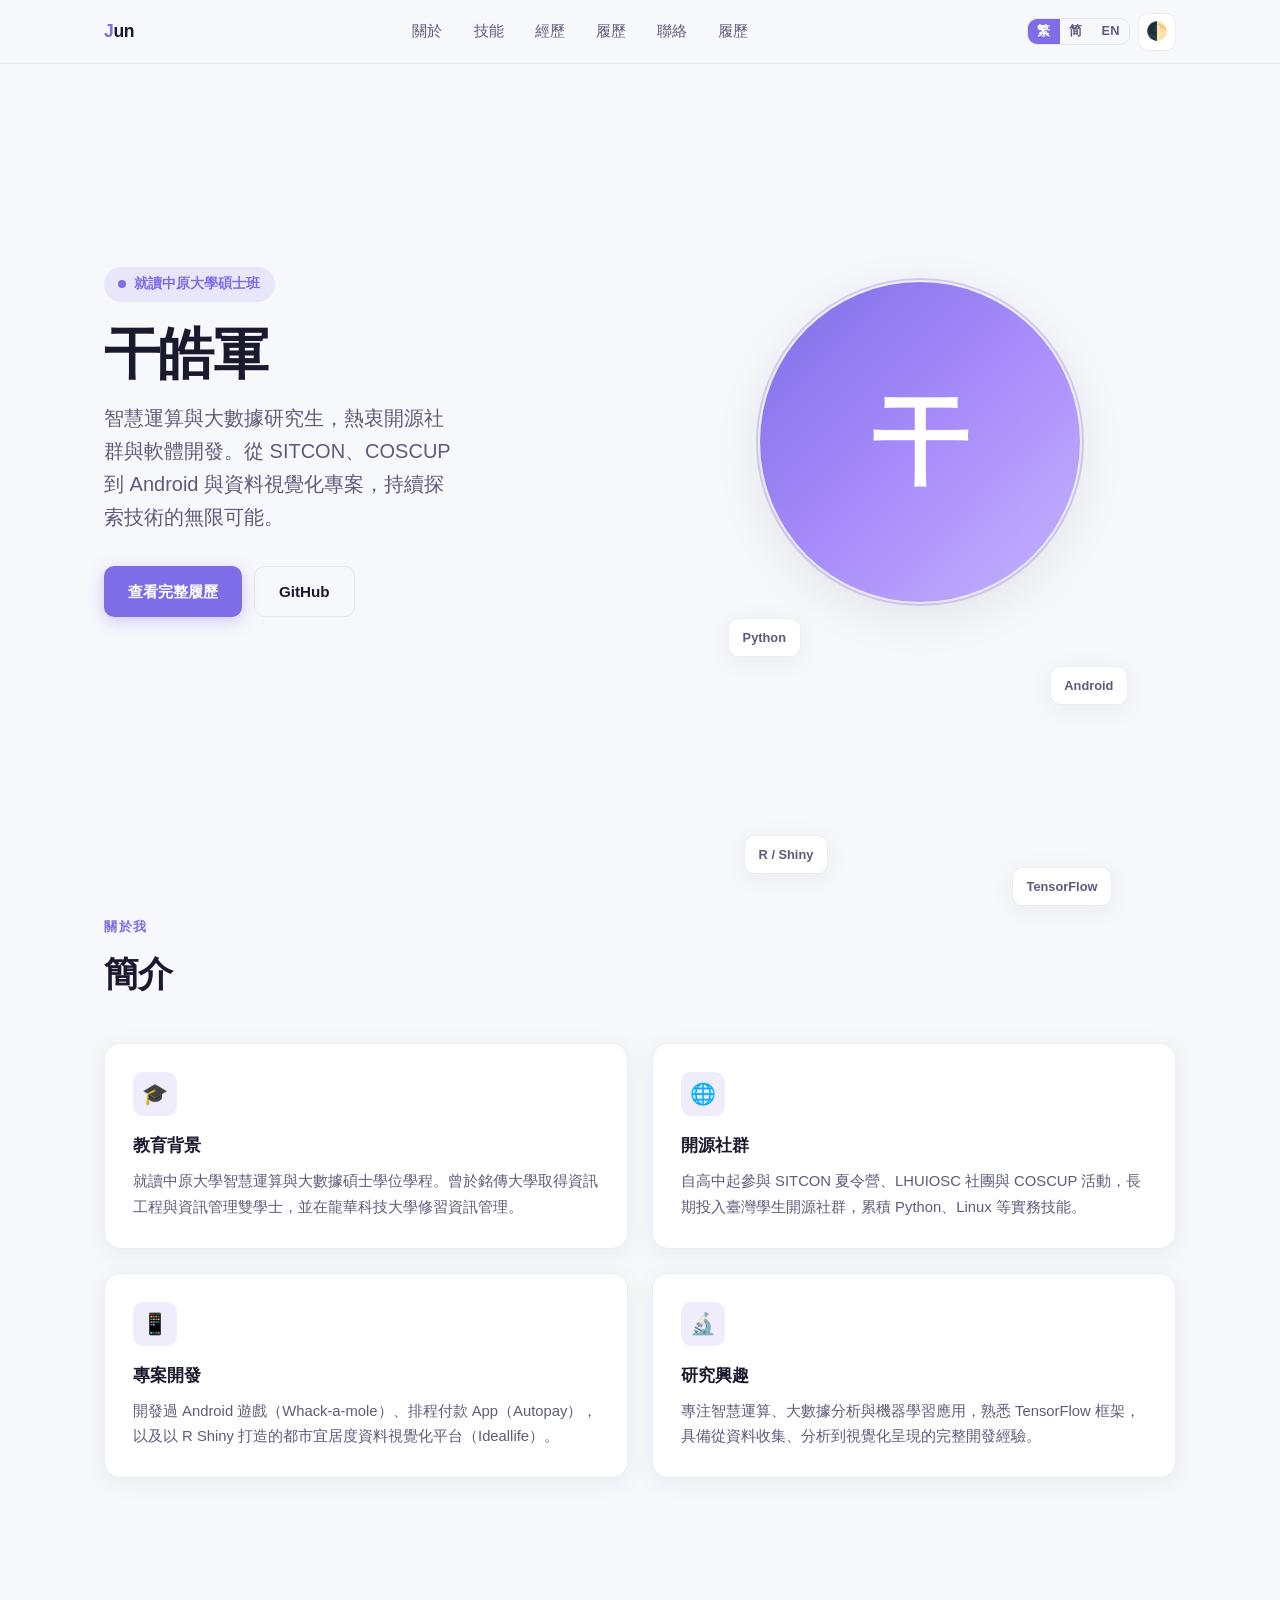
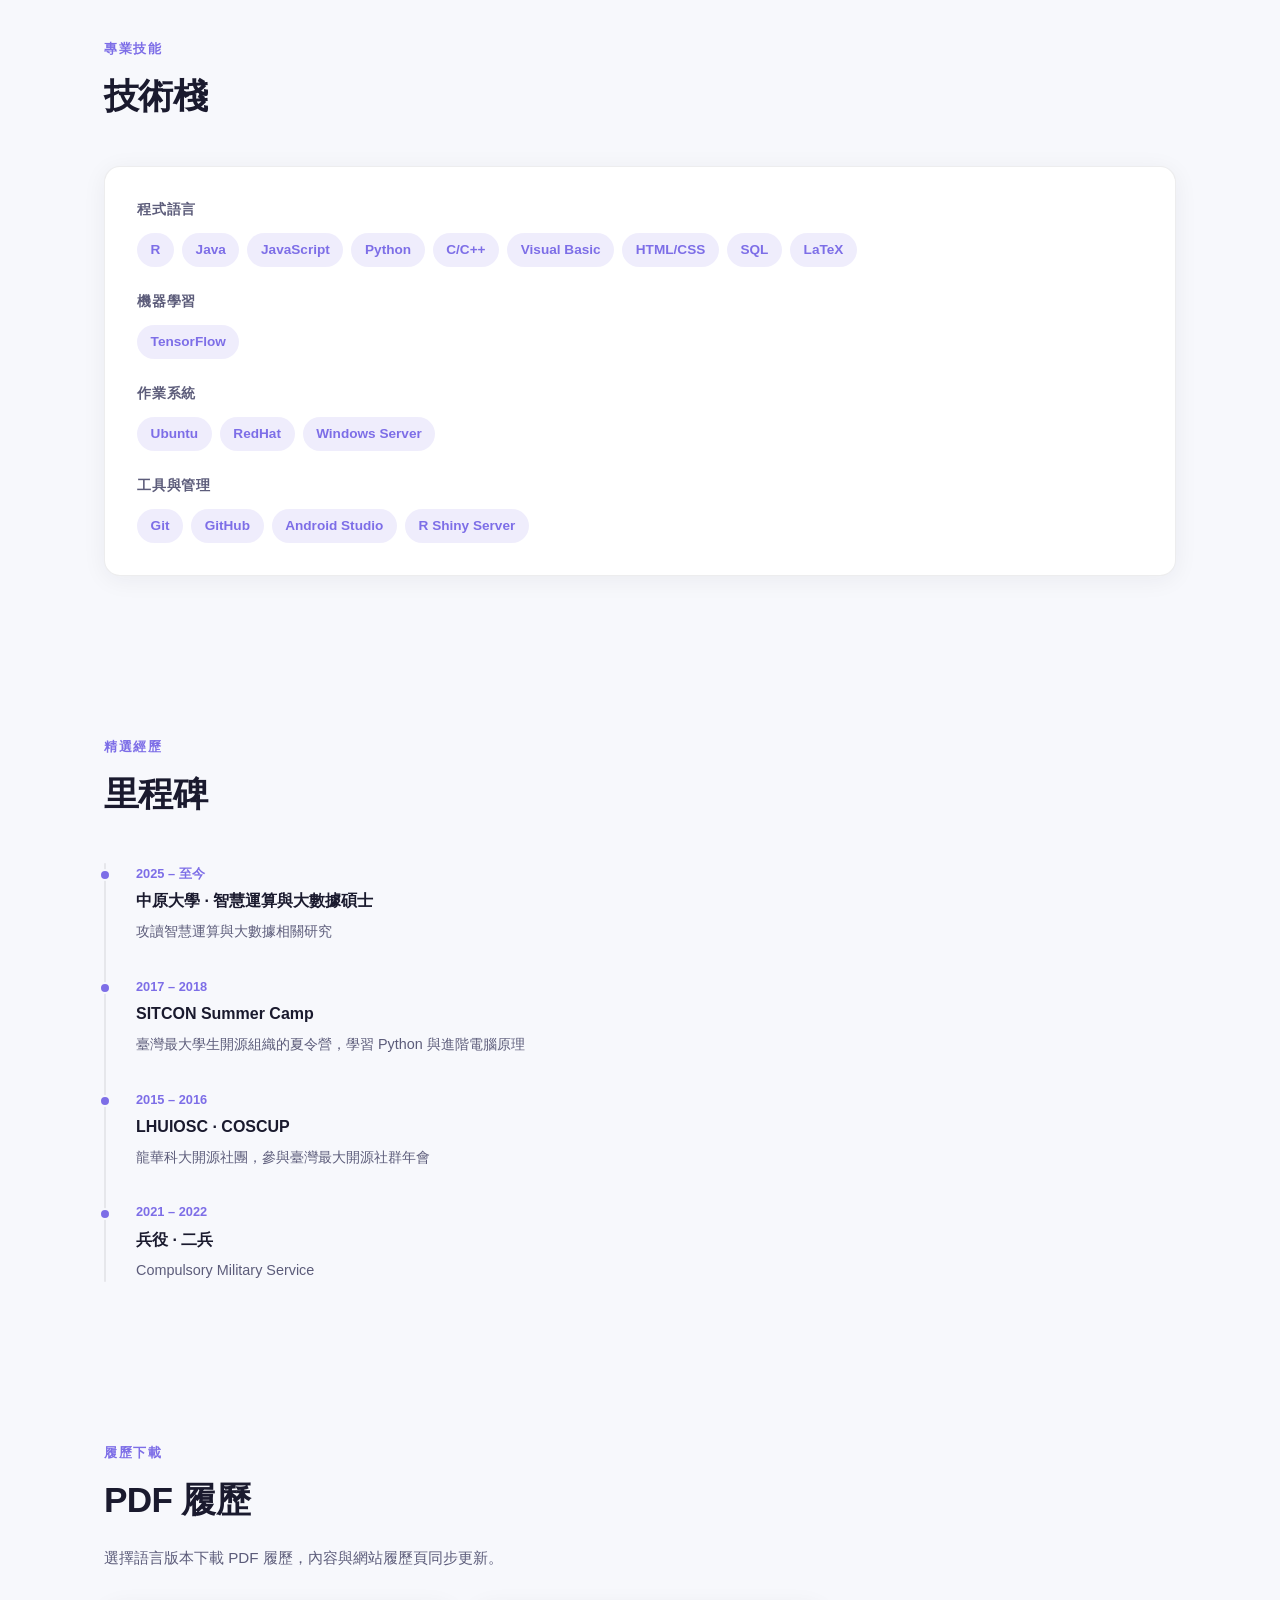
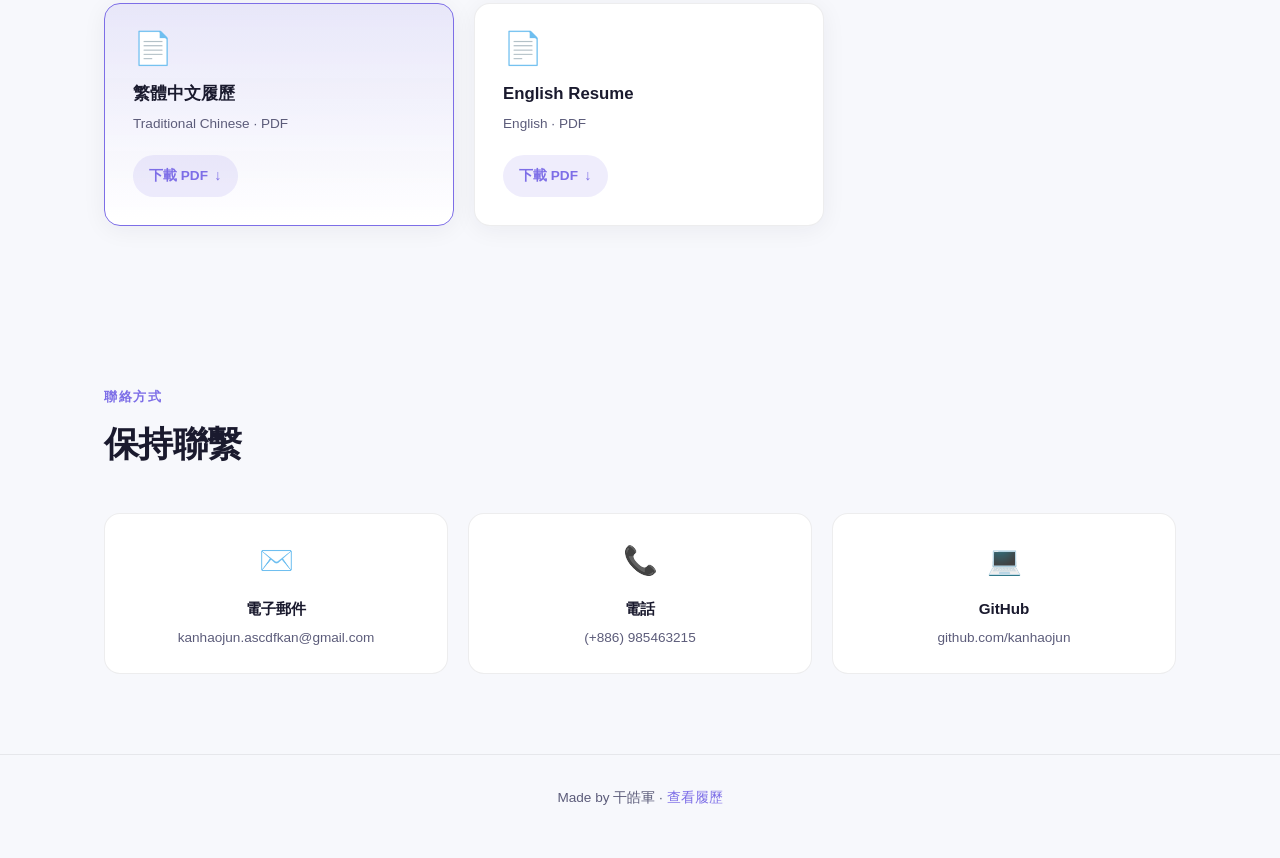
<file: index.html>
﻿<!DOCTYPE html>
<html lang="zh-Hant">
<head>
	<meta charset="utf-8">
	<meta http-equiv="X-UA-Compatible" content="IE=edge">
	<meta name="viewport" content="width=device-width, initial-scale=1">
	<meta name="description" content="干皓軍 - 個人介紹">
	<meta name="author" content="kan, hao-jun">
	<title>干皓軍</title>
	<link rel="icon" type="image/svg+xml" href="data:image/svg+xml,<svg xmlns=%22http://www.w3.org/2000/svg%22 width=%22256%22 height=%22256%22 viewBox=%220 0 100 100%22><rect width=%22100%22 height=%22100%22 rx=%2220%22 fill=%22%237d6ee7%22></rect><path d=%22M54.91 22.55L54.91 22.55Q55.36 22.37 56.30 22.15Q57.24 21.92 58.23 21.92L58.23 21.92Q62.20 21.92 62.20 25.25L62.20 25.25L62.20 63.77Q62.20 67.82 61.02 70.56Q59.86 73.31 57.83 74.98Q55.80 76.64 53.15 77.36Q50.49 78.08 47.61 78.08L47.61 78.08Q42.48 78.08 40.14 76.87Q37.80 75.65 37.80 73.67L37.80 73.67Q37.80 72.41 38.34 71.51Q38.88 70.61 39.34 70.16L39.34 70.16Q40.69 70.79 42.58 71.33Q44.47 71.87 46.53 71.87L46.53 71.87Q50.59 71.87 52.74 69.94Q54.91 68 54.91 63.41L54.91 63.41L54.91 22.55Z%22 fill=%22%23fff%22></path></svg>">
	<link rel="stylesheet" href="css/normalize.css">
	<link rel="stylesheet" href="css/intro.css">
</head>
<body class="intro-page" data-theme="light">

	<nav class="intro-nav">
		<div class="intro-nav__inner">
			<a class="intro-nav__brand" href="index.html"><span>J</span>un</a>

			<ul class="intro-nav__links">
				<li><a href="#about" data-i18n="navAbout">關於</a></li>
				<li><a href="#skills" data-i18n="navSkills">技能</a></li>
				<li><a href="#experience" data-i18n="navExperience">經歷</a></li>
				<li><a href="#resume" data-i18n="navResume">履歷</a></li>
				<li><a href="#contact" data-i18n="navContact">聯絡</a></li>
				<li><a id="cv-link" href="zh_tw.html" data-i18n="navCv">履歷</a></li>
			</ul>

			<div class="intro-nav__actions">
				<div class="lang-switch">
					<button data-lang="tw" class="active">繁</button>
					<button data-lang="cn">简</button>
					<button data-lang="en">EN</button>
				</div>
				<button id="theme-toggle" class="btn-icon" aria-label="Toggle theme">🌓</button>
				<button class="intro-nav__toggle" aria-label="Menu">
					<span></span><span></span><span></span>
				</button>
			</div>
		</div>
	</nav>

	<section class="hero">
		<div class="hero__content">
			<div class="hero__badge" data-i18n="badge">就讀中原大學碩士班</div>
			<h1 class="hero__title" data-i18n="title">干皓軍</h1>
			<p class="hero__subtitle" data-i18n="subtitle">
				智慧運算與大數據研究生，熱衷開源社群與軟體開發。從 SITCON、COSCUP 到 Android 與資料視覺化專案，持續探索技術的無限可能。
			</p>
			<div class="hero__cta">
				<a id="hero-cv-link" href="zh_tw.html" class="btn btn--primary" data-i18n="ctaCv">查看完整履歷</a>
				<a href="https://github.com/kanhaojun" target="_blank" rel="noopener" class="btn btn--outline" data-i18n="ctaGithub">GitHub</a>
			</div>
		</div>
		<div class="hero__visual">
			<div class="hero__visual-wrap">
				<div class="hero__avatar" aria-hidden="true">干</div>
				<div class="hero__orbit">
					<span class="hero__orbit-item" data-i18n="orbitPython">Python</span>
					<span class="hero__orbit-item" data-i18n="orbitAndroid">Android</span>
					<span class="hero__orbit-item" data-i18n="orbitR">R / Shiny</span>
					<span class="hero__orbit-item" data-i18n="orbitMl">TensorFlow</span>
				</div>
			</div>
		</div>
	</section>

	<section id="about" class="section">
		<div class="section__label" data-i18n="aboutLabel">關於我</div>
		<h2 class="section__title" data-i18n="aboutTitle">簡介</h2>
		<div class="about-grid">
			<div class="about-card">
				<div class="about-card__icon">🎓</div>
				<h3 data-i18n="cardEduTitle">教育背景</h3>
				<p data-i18n="cardEduDesc">就讀中原大學智慧運算與大數據碩士學位學程。曾於銘傳大學取得資訊工程與資訊管理雙學士，並在龍華科技大學修習資訊管理。</p>
			</div>
			<div class="about-card">
				<div class="about-card__icon">🌐</div>
				<h3 data-i18n="cardOsTitle">開源社群</h3>
				<p data-i18n="cardOsDesc">自高中起參與 SITCON 夏令營、LHUIOSC 社團與 COSCUP 活動，長期投入臺灣學生開源社群，累積 Python、Linux 等實務技能。</p>
			</div>
			<div class="about-card">
				<div class="about-card__icon">📱</div>
				<h3 data-i18n="cardProjTitle">專案開發</h3>
				<p data-i18n="cardProjDesc">開發過 Android 遊戲（Whack-a-mole）、排程付款 App（Autopay），以及以 R Shiny 打造的都市宜居度資料視覺化平台（Ideallife）。</p>
			</div>
			<div class="about-card">
				<div class="about-card__icon">🔬</div>
				<h3 data-i18n="cardResearchTitle">研究興趣</h3>
				<p data-i18n="cardResearchDesc">專注智慧運算、大數據分析與機器學習應用，熟悉 TensorFlow 框架，具備從資料收集、分析到視覺化呈現的完整開發經驗。</p>
			</div>
		</div>
	</section>

	<section id="skills" class="section">
		<div class="section__label" data-i18n="skillsLabel">專業技能</div>
		<h2 class="section__title" data-i18n="skillsTitle">技術棧</h2>
		<div class="skills-wrap">
			<div class="skills-group">
				<h3 data-i18n="skillsLang">程式語言</h3>
				<div class="skill-tags">
					<span class="skill-tag">R</span>
					<span class="skill-tag">Java</span>
					<span class="skill-tag">JavaScript</span>
					<span class="skill-tag">Python</span>
					<span class="skill-tag">C/C++</span>
					<span class="skill-tag">Visual Basic</span>
					<span class="skill-tag">HTML/CSS</span>
					<span class="skill-tag">SQL</span>
					<span class="skill-tag">LaTeX</span>
				</div>
			</div>
			<div class="skills-group">
				<h3 data-i18n="skillsMl">機器學習</h3>
				<div class="skill-tags">
					<span class="skill-tag">TensorFlow</span>
				</div>
			</div>
			<div class="skills-group">
				<h3 data-i18n="skillsOs">作業系統</h3>
				<div class="skill-tags">
					<span class="skill-tag">Ubuntu</span>
					<span class="skill-tag">RedHat</span>
					<span class="skill-tag">Windows Server</span>
				</div>
			</div>
			<div class="skills-group">
				<h3 data-i18n="skillsTools">工具與管理</h3>
				<div class="skill-tags">
					<span class="skill-tag">Git</span>
					<span class="skill-tag">GitHub</span>
					<span class="skill-tag">Android Studio</span>
					<span class="skill-tag">R Shiny Server</span>
				</div>
			</div>
		</div>
	</section>

	<section id="experience" class="section">
		<div class="section__label" data-i18n="expLabel">精選經歷</div>
		<h2 class="section__title" data-i18n="expTitle">里程碑</h2>
		<div class="timeline">
			<div class="timeline__item">
				<div class="timeline__date" data-i18n="exp1Date">2025 – 至今</div>
				<div class="timeline__title" data-i18n="exp1Title">中原大學 · 智慧運算與大數據碩士</div>
				<p class="timeline__desc" data-i18n="exp1Desc">攻讀智慧運算與大數據相關研究</p>
			</div>
			<div class="timeline__item">
				<div class="timeline__date" data-i18n="exp2Date">2017 – 2018</div>
				<div class="timeline__title" data-i18n="exp2Title">SITCON Summer Camp</div>
				<p class="timeline__desc" data-i18n="exp2Desc">臺灣最大學生開源組織的夏令營，學習 Python 與進階電腦原理</p>
			</div>
			<div class="timeline__item">
				<div class="timeline__date" data-i18n="exp3Date">2015 – 2016</div>
				<div class="timeline__title" data-i18n="exp3Title">LHUIOSC · COSCUP</div>
				<p class="timeline__desc" data-i18n="exp3Desc">龍華科大開源社團，參與臺灣最大開源社群年會</p>
			</div>
			<div class="timeline__item">
				<div class="timeline__date" data-i18n="exp4Date">2021 – 2022</div>
				<div class="timeline__title" data-i18n="exp4Title">兵役 · 二兵</div>
				<p class="timeline__desc" data-i18n="exp4Desc">Compulsory Military Service</p>
			</div>
		</div>
	</section>

	<section id="resume" class="section">
		<div class="section__label" data-i18n="resumeLabel">履歷下載</div>
		<h2 class="section__title" data-i18n="resumeTitle">PDF 履歷</h2>
		<p class="section__desc" data-i18n="resumeDesc">選擇語言版本下載 PDF 履歷，內容與網站履歷頁同步更新。</p>
		<div class="resume-grid">
			<a href="resume/zh-tw.pdf" class="resume-card" data-lang="tw" download>
				<div class="resume-card__icon" aria-hidden="true">📄</div>
				<h3 data-i18n="resumeTwTitle">繁體中文履歷</h3>
				<p data-i18n="resumeTwDesc">Traditional Chinese · PDF</p>
				<span class="resume-card__btn" data-i18n="resumeDownload">下載 PDF</span>
			</a>
			<a href="resume/en.pdf" class="resume-card" data-lang="en" download>
				<div class="resume-card__icon" aria-hidden="true">📄</div>
				<h3 data-i18n="resumeEnTitle">English Resume</h3>
				<p data-i18n="resumeEnDesc">English · PDF</p>
				<span class="resume-card__btn" data-i18n="resumeDownload">下載 PDF</span>
			</a>
		</div>
	</section>

	<section id="contact" class="section">
		<div class="section__label" data-i18n="contactLabel">聯絡方式</div>
		<h2 class="section__title" data-i18n="contactTitle">保持聯繫</h2>
		<div class="contact-grid">
			<a href="mailto:kanhaojun.ascdfkan@gmail.com" class="contact-card">
				<div class="contact-card__icon">✉️</div>
				<h3 data-i18n="contactEmail">電子郵件</h3>
				<p>kanhaojun.ascdfkan@gmail.com</p>
			</a>
			<a href="tel:+886985463215" class="contact-card">
				<div class="contact-card__icon">📞</div>
				<h3 data-i18n="contactPhone">電話</h3>
				<p>(+886) 985463215</p>
			</a>
			<a href="https://github.com/kanhaojun" target="_blank" rel="noopener" class="contact-card">
				<div class="contact-card__icon">💻</div>
				<h3 data-i18n="contactGithub">GitHub</h3>
				<p>github.com/kanhaojun</p>
			</a>
		</div>
	</section>

	<footer class="intro-footer">
		<span data-i18n="footer">Made by 干皓軍 · </span>
		<a id="footer-cv-link" href="zh_tw.html" data-i18n="footerCv">查看履歷</a>
	</footer>

	<script src="js/intro.js"></script>
</body>
</html>
</file>
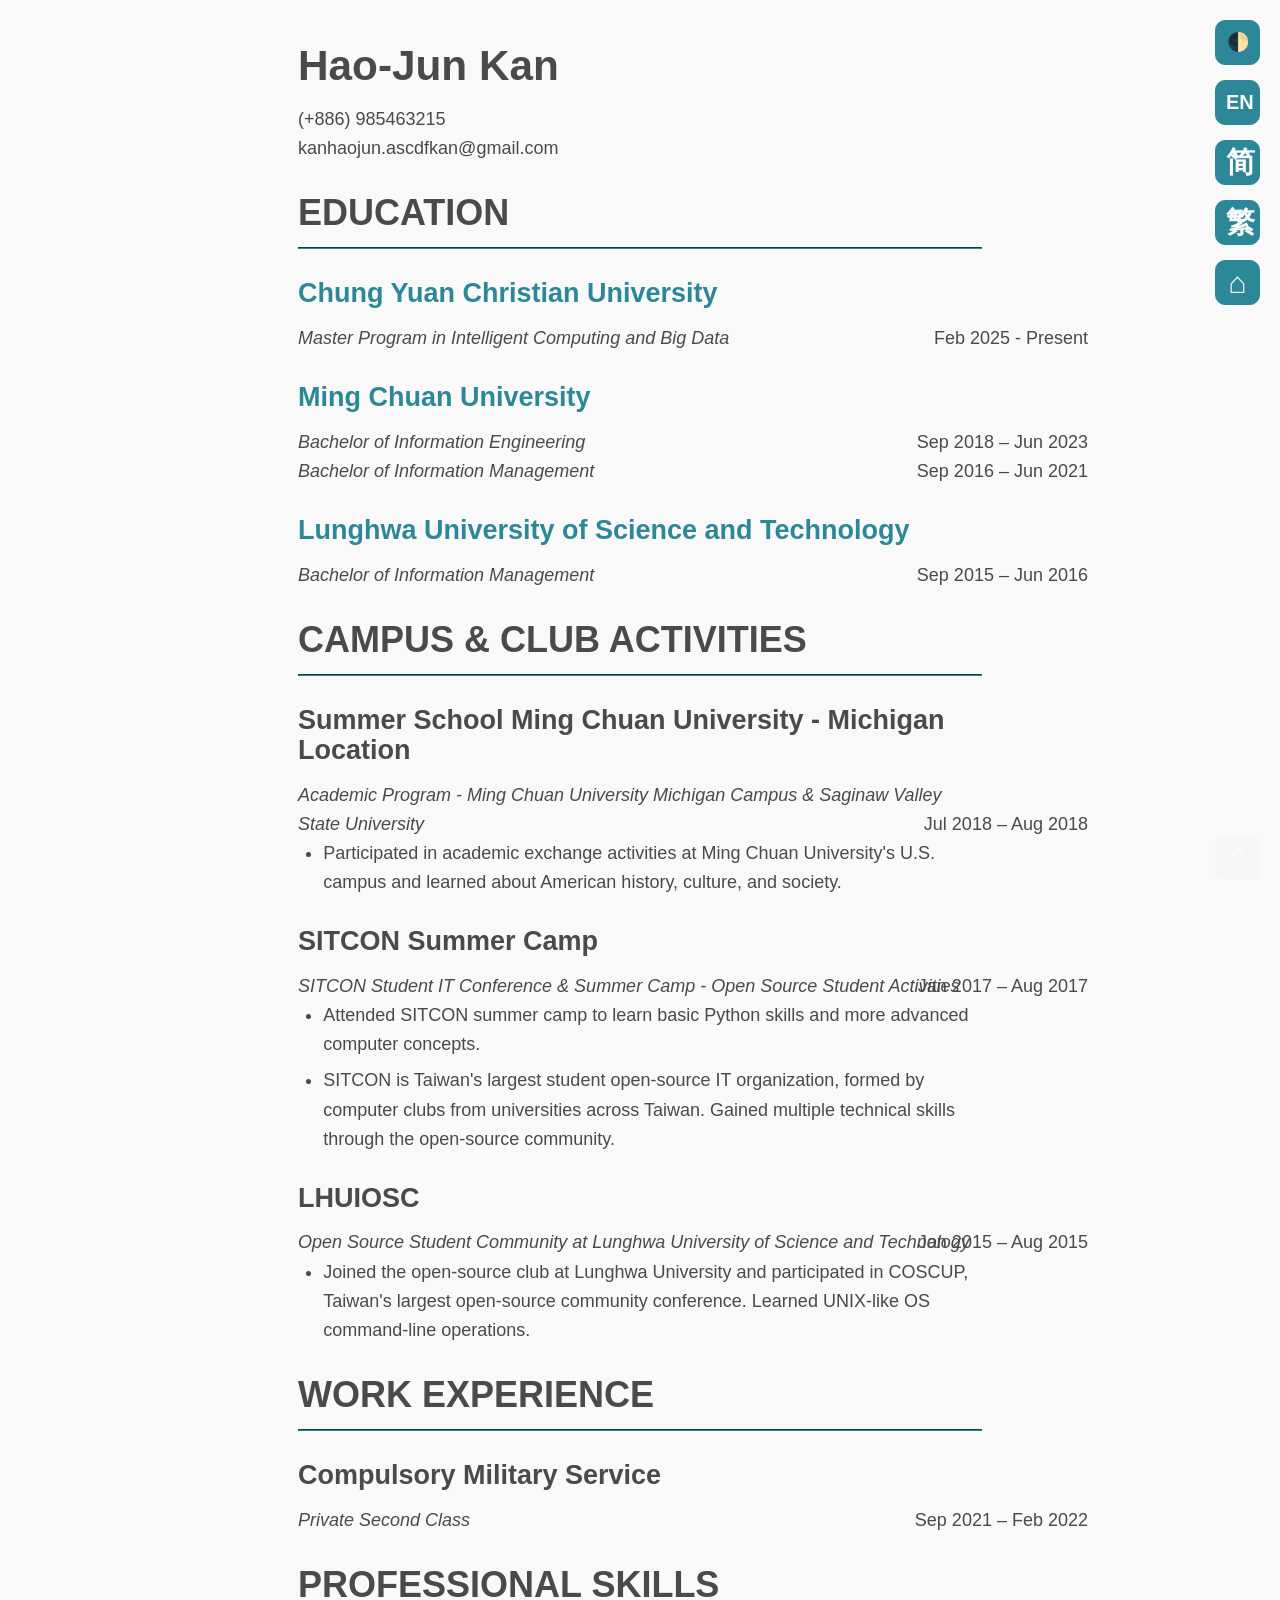
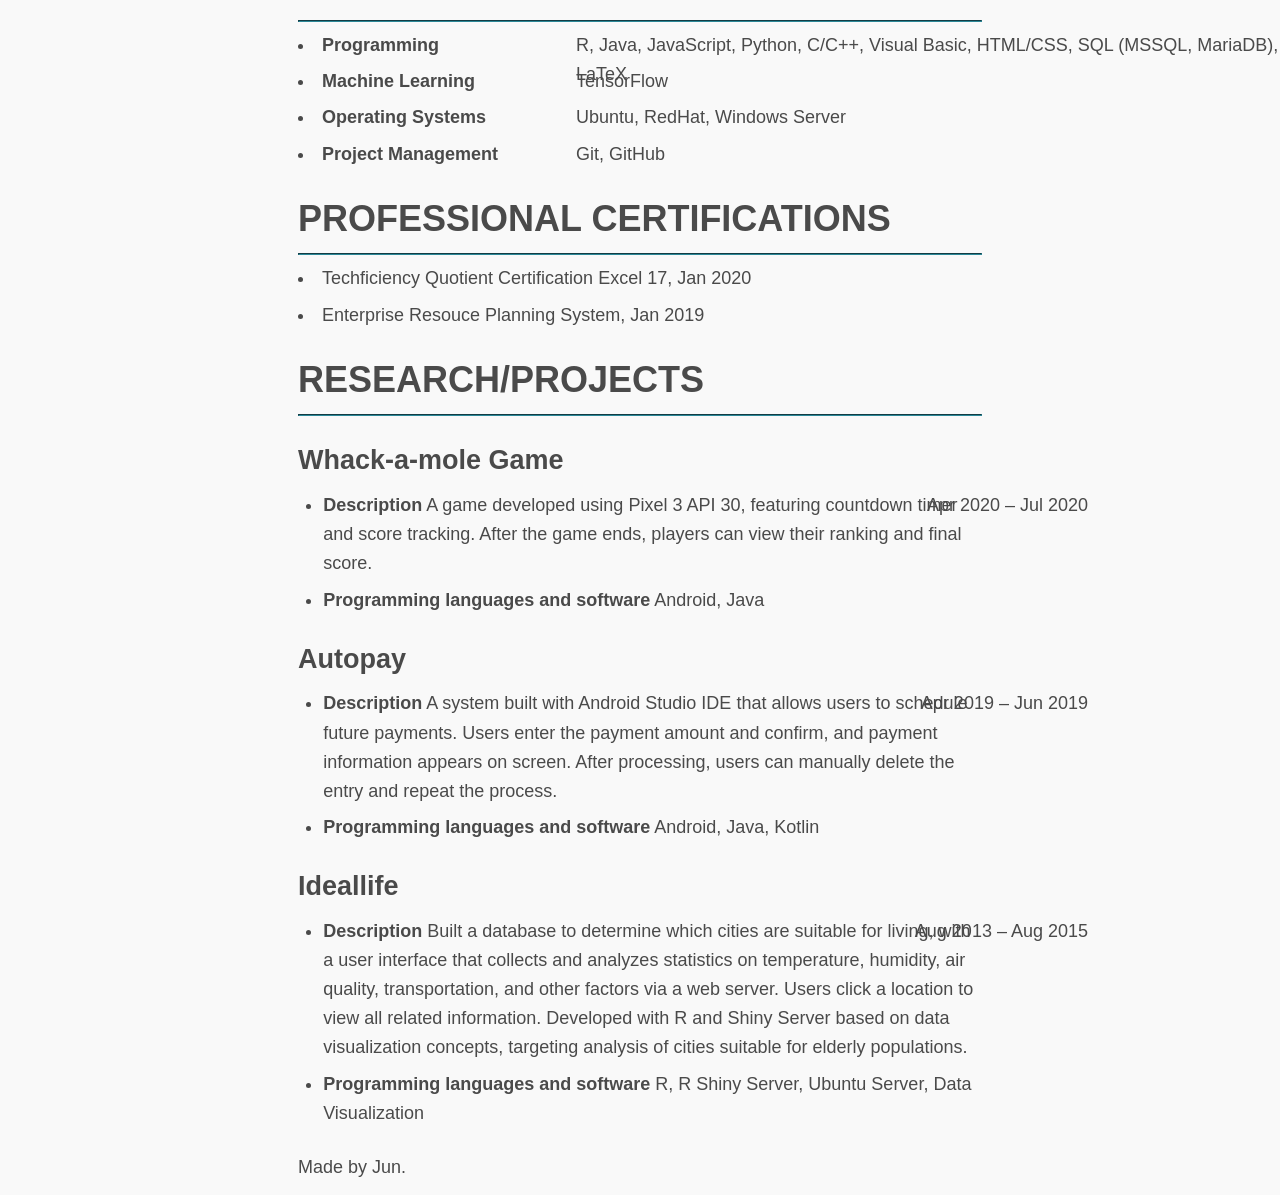
<file: en.html>
﻿<!DOCTYPE html>
	<head>
		<meta charset="utf-8">
		<meta http-equiv="X-UA-Compatible" content="IE=edge">
		<meta name="viewport" content="width=device-width, initial-scale=1">
		<meta name="description" content="Jun Cheng Kan - CV">
		<meta name="author" content="kanjun">
		<title>Jun</title>
		<link rel="icon" type="image/svg+xml" href="data:image/svg+xml,<svg xmlns=%22http://www.w3.org/2000/svg%22 width=%22256%22 height=%22256%22 viewBox=%220 0 100 100%22><rect width=%22100%22 height=%22100%22 rx=%2220%22 fill=%22%237d6ee7%22></rect><path d=%22M54.91 22.55L54.91 22.55Q55.36 22.37 56.30 22.15Q57.24 21.92 58.23 21.92L58.23 21.92Q62.20 21.92 62.20 25.25L62.20 25.25L62.20 63.77Q62.20 67.82 61.02 70.56Q59.86 73.31 57.83 74.98Q55.80 76.64 53.15 77.36Q50.49 78.08 47.61 78.08L47.61 78.08Q42.48 78.08 40.14 76.87Q37.80 75.65 37.80 73.67L37.80 73.67Q37.80 72.41 38.34 71.51Q38.88 70.61 39.34 70.16L39.34 70.16Q40.69 70.79 42.58 71.33Q44.47 71.87 46.53 71.87L46.53 71.87Q50.59 71.87 52.74 69.94Q54.91 68 54.91 63.41L54.91 63.41L54.91 22.55Z%22 fill=%22%23fff%22></path></svg>" />
		<link rel="stylesheet" href="css/normalize.css" />
		<!-- <link id="sakura-css" rel="stylesheet" href="css/sakura-vader.css"> -->
		<link id="sakura-css" rel="stylesheet" href="css/sakura.css">
		<link rel="stylesheet" href="css/cv-layout.css">
	</head>
	<body>
		<header>
			<h1>Hao-Jun Kan</h1>
				<button id="switchThemeButton" class="huge-btn sun-dark-btn" onclick="switchSakuraTheme();" >🌓</button>
				<button class="huge-btn totop topbtn"><b class="topbtnsize">^</b></button>
				<button class="huge-btn lang-btn-en" onclick="document.location.href = 'en.html'"><b class="common-btn-size-en">EN</b></button>
				<button class="huge-btn lang-btn-tc" onclick="document.location.href = 'zh_tw.html'"><b class="common-btn-size-zh">繁</b></button>
				<button class="huge-btn lang-btn-sc" onclick="document.location.href = 'zh_cn.html'"><b class="common-btn-size-zh">简</b></button>
				<button class="huge-btn home-btn" onclick="document.location.href = 'index.html'" title="About"><b class="topbtnsize">⌂</b></button>
			<p>
				(+886) 985463215<br />
				kanhaojun.ascdfkan@gmail.com<br />
			</p>
		</header>
		<main>
			<article>
				<header>
					<h2>EDUCATION</h2>
				</header>
				<div>
					<hr>
				</div>
				<p>
					<h4><a href="https://www.cycu.edu.tw/">Chung Yuan Christian University</a></h4>
					<div class="div-width">
						<i>Master Program in Intelligent Computing and Big Data</i>
						<span class="t-r-15">Feb 2025 - Present</span>
					</div>

					<h4><a href="https://web2.mcu.edu.tw/">Ming Chuan University</a></h4>
					<div class="div-width">
						<i>Bachelor of Information Engineering</i>
						<span class="t-r-15">Sep 2018 – Jun 2023</span>
					</div>
					<div class="div-width">
						<i>Bachelor of Information Management</i>
						<span class="t-r-15">Sep 2016 – Jun 2021</span>
					</div>

					<h4><a href="https://english.lhu.edu.tw/">Lunghwa University of Science and Technology</a></h4>
					<div class="div-width">
						<i>Bachelor of Information Management</i>
						<span class="t-r-15">Sep 2015 – Jun 2016</span>
					</div>

				</p>
			</article>
			<article>
				<header>
					<h2>CAMPUS &amp; CLUB ACTIVITIES</h2>
				</header>
				<div>
					<hr>
				</div>
				<p>
					<h4>Summer School Ming Chuan University - Michigan Location</h4>
					<div class="div-width">
						<i>Academic Program - Ming Chuan University Michigan Campus &amp; Saginaw Valley State University</i>
						<span class="t-r-15">Jul 2018 – Aug 2018</span>
					</div>
					<ul>
						<li>Participated in academic exchange activities at Ming Chuan University's U.S. campus and learned about American history, culture, and society.</li>
					</ul>

					<h4>SITCON Summer Camp</h4>
					<div class="div-width">
						<i>SITCON Student IT Conference &amp; Summer Camp - Open Source Student Activities</i>
						<span class="t-r-15">Jan 2017 – Aug 2017</span>
					</div>
					<ul>
						<li>Attended SITCON summer camp to learn basic Python skills and more advanced computer concepts.</li>
						<li>SITCON is Taiwan's largest student open-source IT organization, formed by computer clubs from universities across Taiwan. Gained multiple technical skills through the open-source community.</li>
					</ul>

					<h4>LHUIOSC</h4>
					<div class="div-width">
						<i>Open Source Student Community at Lunghwa University of Science and Technology</i>
						<span class="t-r-15">Jan 2015 – Aug 2015</span>
					</div>
					<ul>
						<li>Joined the open-source club at Lunghwa University and participated in COSCUP, Taiwan's largest open-source community conference. Learned UNIX-like OS command-line operations.</li>
					</ul>
				</p>
			</article>
			<article>
				<header>
					<h2>WORK EXPERIENCE</h2>
				</header>
				<div>
					<hr>
				</div>
				<p>
					<h4>Compulsory Military Service</h4>
					<div class="div-width">
						<i>Private Second Class</i>
						<span class="t-r-15">Sep 2021 – Feb 2022</span>
					</div>
				</p>
			</article>
			<article>
				<header>
					<h2>PROFESSIONAL SKILLS</h2>
				</header>
				<div>
					<hr>
				</div>
				<ui>
					<li class="minli">
						<b>Programming</b>
						<span class="t-l-15"> R, Java, JavaScript, Python, C/C++, Visual Basic, HTML/CSS, SQL (MSSQL, MariaDB), LaTeX</span>
					</li>
					<li class="minli">
						<b>Machine Learning</b>
						<span class="t-l-15"> TensorFlow</span>
					</li>
					<li class="minli">
						<b>Operating Systems</b>
						<span class="t-l-15"> Ubuntu, RedHat, Windows Server</span>
					</li>
					<li class="minli">
						<b>Project Management</b>
						<span class="t-l-15"> Git, GitHub</span>
					</li>
				</ui>
			</article>
			<article>
				<header>
					<h2>PROFESSIONAL CERTIFICATIONS</h2>
				</header>
				<div>
					<hr>
				</div>
					<ui>
						<li>Techficiency Quotient Certification Excel 17, Jan 2020</li>
						<li>Enterprise Resouce Planning System, Jan 2019</li>
					</ui>
			</article>
			<article>
				<header>
					<h2>RESEARCH/PROJECTS</h2>
				</header>
				<div>
					<hr>
				</div>
				<p>
					<h4>Whack-a-mole Game</h4>
					<div class="div-width">
						<span class="t-r-15">Apr 2020 – Jul 2020</span>
					</div>
					<ul>
						<li><b>Description</b> A game developed using Pixel 3 API 30, featuring countdown timer and score tracking. After the game ends, players can view their ranking and final score.</li>
						<li><b>Programming languages and software</b> Android, Java</li>
					</ul>

					<h4>Autopay</h4>
					<div class="div-width">
						<span class="t-r-15">Apr 2019 – Jun 2019</span>
					</div>
					<ul>
						<li><b>Description</b> A system built with Android Studio IDE that allows users to schedule future payments. Users enter the payment amount and confirm, and payment information appears on screen. After processing, users can manually delete the entry and repeat the process.</li>
						<li><b>Programming languages and software</b> Android, Java, Kotlin</li>
					</ul>

					<h4>Ideallife</h4>
					<div class="div-width">
						<span class="t-r-15">Aug 2013 – Aug 2015</span>
					</div>
					<ul>
						<li><b>Description</b> Built a database to determine which cities are suitable for living, with a user interface that collects and analyzes statistics on temperature, humidity, air quality, transportation, and other factors via a web server. Users click a location to view all related information. Developed with R and Shiny Server based on data visualization concepts, targeting analysis of cities suitable for elderly populations.</li>
						<li><b>Programming languages and software</b> R, R Shiny Server, Ubuntu Server, Data Visualization</li>
					</ul>
				</p>
			</article>
		</main>
		<footer>
			Made by Jun.
		</footer>
	</body>
	<script type="text/javascript" src="js/jquery.min.js"></script>
	<script type="text/javascript" src="js/main.js" charset="utf-8"></script>
</html>
</file>
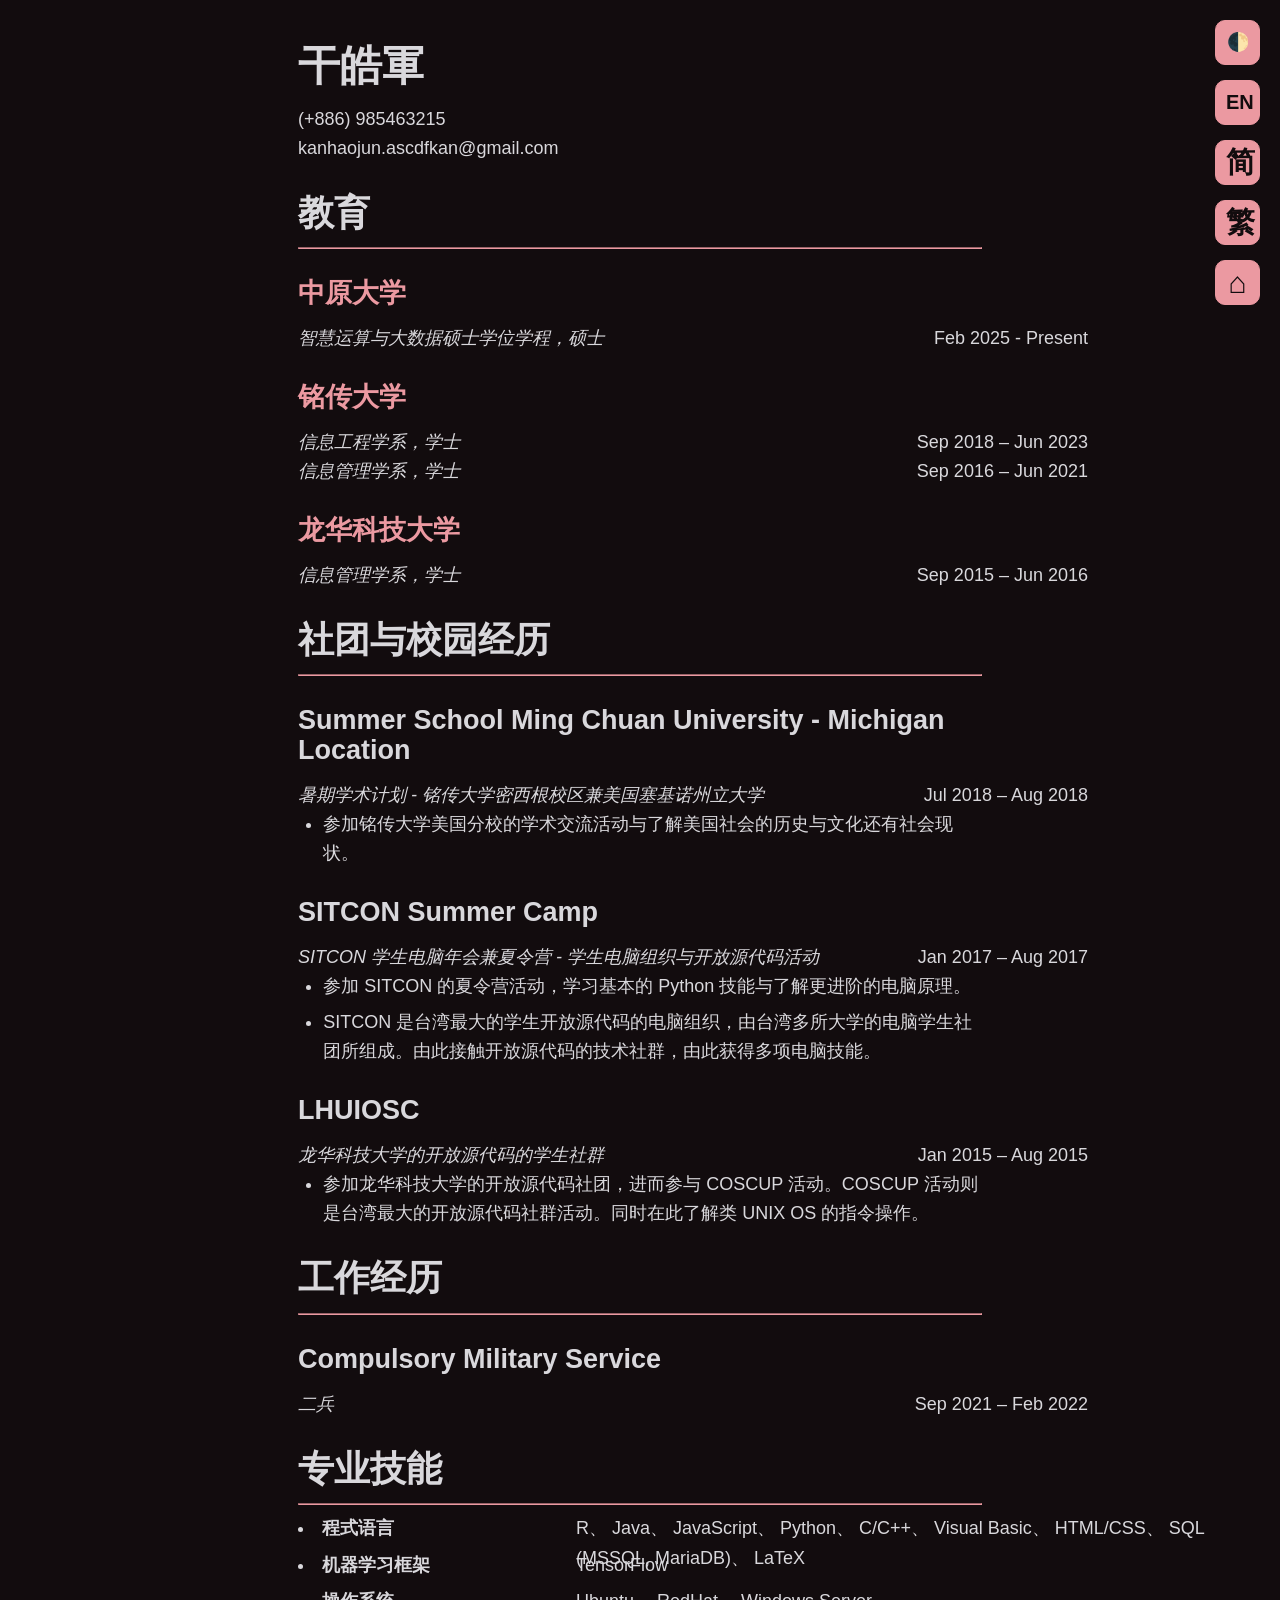
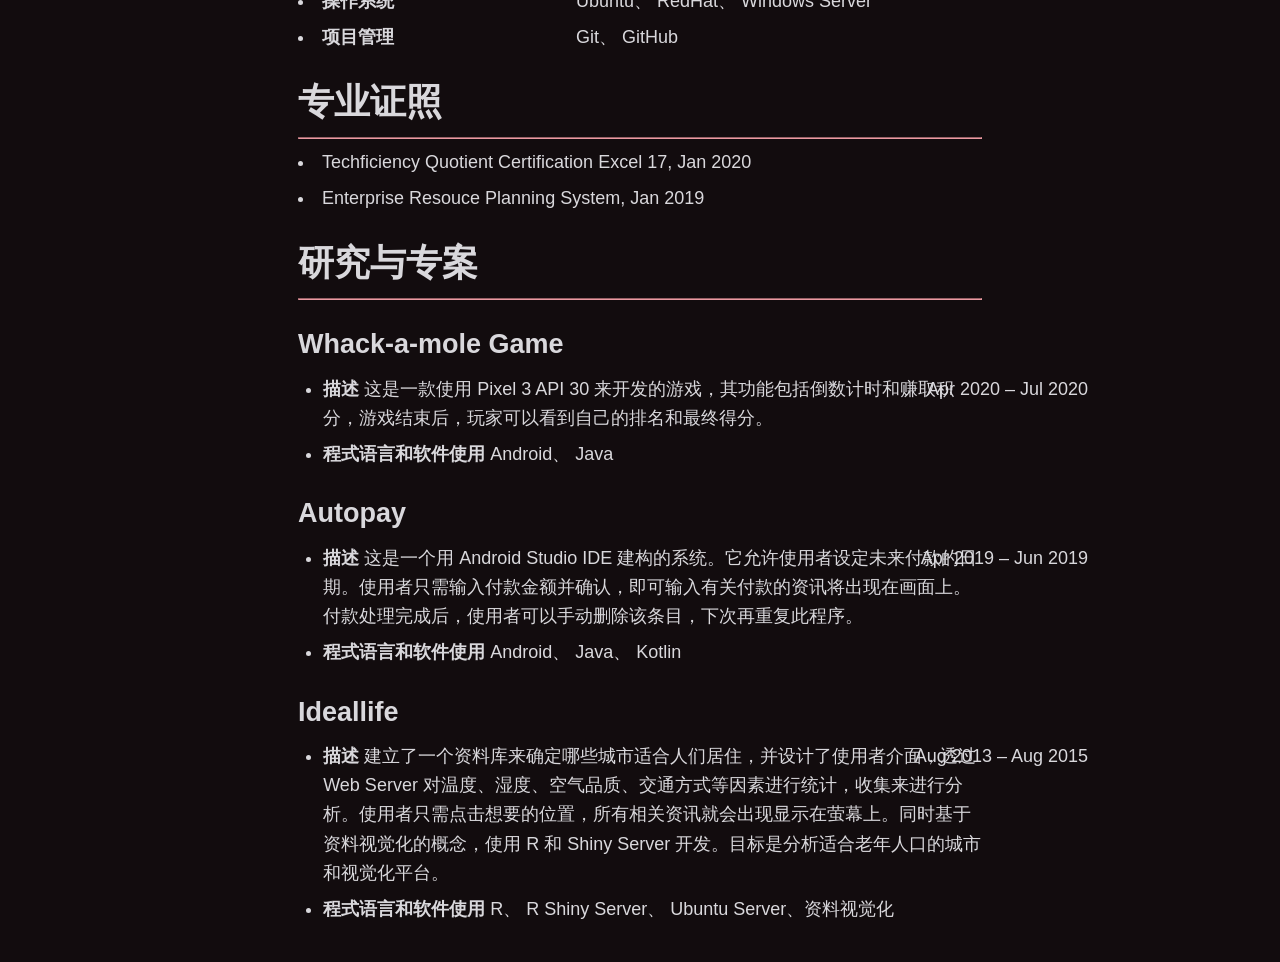
<file: zh_cn.html>
﻿<!DOCTYPE html>
	<head>
		<meta charset="utf-8">
		<meta http-equiv="X-UA-Compatible" content="IE=edge">
		<meta name="viewport" content="width=device-width, initial-scale=1">
		<meta name="description" content="Horst Kan - CV">
		<meta name="author" content="kancheng">
		<title>Jun</title>
		<link rel="icon" type="image/svg+xml" href="data:image/svg+xml,<svg xmlns=%22http://www.w3.org/2000/svg%22 width=%22256%22 height=%22256%22 viewBox=%220 0 100 100%22><rect width=%22100%22 height=%22100%22 rx=%2220%22 fill=%22%237d6ee7%22></rect><path d=%22M54.91 22.55L54.91 22.55Q55.36 22.37 56.30 22.15Q57.24 21.92 58.23 21.92L58.23 21.92Q62.20 21.92 62.20 25.25L62.20 25.25L62.20 63.77Q62.20 67.82 61.02 70.56Q59.86 73.31 57.83 74.98Q55.80 76.64 53.15 77.36Q50.49 78.08 47.61 78.08L47.61 78.08Q42.48 78.08 40.14 76.87Q37.80 75.65 37.80 73.67L37.80 73.67Q37.80 72.41 38.34 71.51Q38.88 70.61 39.34 70.16L39.34 70.16Q40.69 70.79 42.58 71.33Q44.47 71.87 46.53 71.87L46.53 71.87Q50.59 71.87 52.74 69.94Q54.91 68 54.91 63.41L54.91 63.41L54.91 22.55Z%22 fill=%22%23fff%22></path></svg>" />
		<link rel="stylesheet" href="css/normalize.css" />
		<link id="sakura-css" rel="stylesheet" href="css/sakura-vader.css">
		<!-- <link id="sakura-css" rel="stylesheet" href="css/sakura.css"> -->
		<link rel="stylesheet" href="css/cv-layout.css">
	</head>
	<body>
		<header>
			<h1>干皓軍</h1>
				<button id="switchThemeButton" class="huge-btn sun-dark-btn" onclick="switchSakuraTheme();" >🌓</button>
				<button class="huge-btn totop topbtn"><b class="topbtnsize">^</b></button>
				<button class="huge-btn lang-btn-en" onclick="document.location.href = 'en.html'"><b class="common-btn-size-en">EN</b></button>
				<button class="huge-btn lang-btn-tc" onclick="document.location.href = 'zh_tw.html'"><b class="common-btn-size-zh">繁</b></button>
				<button class="huge-btn lang-btn-sc" onclick="document.location.href = 'zh_cn.html'"><b class="common-btn-size-zh">简</b></button>
				<button class="huge-btn home-btn" onclick="document.location.href = 'index.html'" title="关于"><b class="topbtnsize">⌂</b></button>
			<p>
				(+886) 985463215<br />
				kanhaojun.ascdfkan@gmail.com<br />
			</p>
			
		</header>
		<main>
			<article>
				<header>
					<h2>教育</h2>
				</header>
				<div>
					<hr>
				</div>
				<p>
					<h4><a href="https://www.cycu.edu.tw/">中原大学</a></h4>
					<div class="div-width">
						<i>智慧运算与大数据硕士学位学程，硕士</i>
						<span class="t-r-15">Feb 2025 - Present</span>
					</div>

					<h4><a href="https://web2.mcu.edu.tw/">铭传大学</a></h4>
					<div class="div-width">
						<i>信息工程学系，学士</i>
						<span class="t-r-15">Sep 2018 – Jun 2023</span>
					</div>
					<div class="div-width">
						<i>信息管理学系，学士</i>
						<span class="t-r-15">Sep 2016 – Jun 2021</span>
					</div>

					<h4><a href="https://english.lhu.edu.tw/">龙华科技大学</a></h4>
					<div class="div-width">
						<i>信息管理学系，学士</i>
						<span class="t-r-15">Sep 2015 – Jun 2016</span>
					</div>

				</p>
			</article>
			<article>
				<header>
					<h2>社团与校园经历</h2>
				</header>
				<div>
					<hr>
				</div>
				<p>
					<h4>Summer School Ming Chuan University - Michigan Location</h4>
					<div class="div-width">
						<i>暑期学术计划 - 铭传大学密西根校区兼美国塞基诺州立大学</i>
						<span class="t-r-15">Jul 2018 – Aug 2018</span>
					</div>
					<ul>
						<li>参加铭传大学美国分校的学术交流活动与了解美国社会的历史与文化还有社会现状。</li>
					</ul>

					<h4>SITCON Summer Camp</h4>
					<div class="div-width">
						<i>SITCON 学生电脑年会兼夏令营 - 学生电脑组织与开放源代码活动</i>
						<span class="t-r-15">Jan 2017 – Aug 2017</span>
					</div>
					<ul>
						<li>参加 SITCON 的夏令营活动，学习基本的 Python 技能与了解更进阶的电脑原理。</li>
						<li>SITCON 是台湾最大的学生开放源代码的电脑组织，由台湾多所大学的电脑学生社团所组成。由此接触开放源代码的技术社群，由此获得多项电脑技能。</li>
					</ul>

					<h4>LHUIOSC</h4>
					<div class="div-width">
						<i>龙华科技大学的开放源代码的学生社群</i>
						<span class="t-r-15">Jan 2015 – Aug 2015</span>
					</div>
					<ul>
						<li>参加龙华科技大学的开放源代码社团，进而参与 COSCUP 活动。COSCUP 活动则是台湾最大的开放源代码社群活动。同时在此了解类 UNIX OS 的指令操作。</li>
					</ul>
				</p>
			</article>
			<article>
				<header>
					<h2>工作经历</h2>
				</header>
				<div>
					<hr>
				</div>
				<p>
					<h4>Compulsory Military Service</h4>
					<div class="div-width">
						<i>二兵</i>
						<span class="t-r-15">Sep 2021 – Feb 2022</span>
					</div>
				</p>
			</article>
			<article>
				<header>
					<h2>专业技能</h2>
				</header>
				<div>
					<hr>
				</div>
				<ui>
					<li class="minli">
						<b>程式语言</b>
						<span class="t-l-15"> R、 Java、 JavaScript、 Python、 C/C++、 Visual Basic、 HTML/CSS、 SQL (MSSQL, MariaDB)、 LaTeX</span>
					</li>
					<li class="minli">
						<b>机器学习框架</b>
						<span class="t-l-15"> TensorFlow</span>
					</li>
					<li class="minli">
						<b>操作系统</b>
						<span class="t-l-15"> Ubuntu、 RedHat、 Windows Server</span>
					</li>
					<li class="minli">
						<b>项目管理</b>
						<span class="t-l-15"> Git、 GitHub</span>
					</li>
				</ui>
			</article>
			<article>
				<header>
					<h2>专业证照</h2>
				</header>
				<div>
					<hr>
				</div>
					<ui>
						<li>Techficiency Quotient Certification Excel 17, Jan 2020</li>
						<li>Enterprise Resouce Planning System, Jan 2019</li>
					</ui>
			</article>
			<article>
				<header>
					<h2>研究与专案</h2>
				</header>
				<div>
					<hr>
				</div>
				<p>
					<h4>Whack-a-mole Game</h4>
					<div class="div-width">
						<span class="t-r-15">Apr 2020 – Jul 2020</span>
					</div>
					<ul>
						<li><b>描述</b> 这是一款使用 Pixel 3 API 30 来开发的游戏，其功能包括倒数计时和赚取积分，游戏结束后，玩家可以看到自己的排名和最终得分。</li>
						<li><b>程式语言和软件使用</b> Android、 Java</li>
					</ul>

					<h4>Autopay</h4>
					<div class="div-width">
						<span class="t-r-15">Apr 2019 – Jun 2019</span>
					</div>
					<ul>
						<li><b>描述</b> 这是一个用 Android Studio IDE 建构的系统。它允许使用者设定未来付款的日期。使用者只需输入付款金额并确认，即可输入有关付款的资讯将出现在画面上。付款处理完成后，使用者可以手动删除该条目，下次再重复此程序。</li>
						<li><b>程式语言和软件使用</b> Android、 Java、 Kotlin</li>
					</ul>

					<h4>Ideallife</h4>
					<div class="div-width">
						<span class="t-r-15">Aug 2013 – Aug 2015</span>
					</div>
					<ul>
						<li><b>描述</b> 建立了一个资料库来确定哪些城市适合人们居住，并设计了使用者介面，透过 Web Server 对温度、湿度、空气品质、交通方式等因素进行统计，收集来进行分析。使用者只需点击想要的位置，所有相关资讯就会出现显示在萤幕上。同时基于资料视觉化的概念，使用 R 和 Shiny Server 开发。目标是分析适合老年人口的城市和视觉化平台。</li>
						<li><b>程式语言和软件使用</b> R、 R Shiny Server、 Ubuntu Server、资料视觉化</li>
					</ul>
				</p>
			</article>
		</main>
		<footer>
			
		</footer>
	</body>
	<script type="text/javascript" src="js/jquery.min.js"></script>
	<script type="text/javascript" src="js/main.js" charset="utf-8"></script>
</html>
</file>
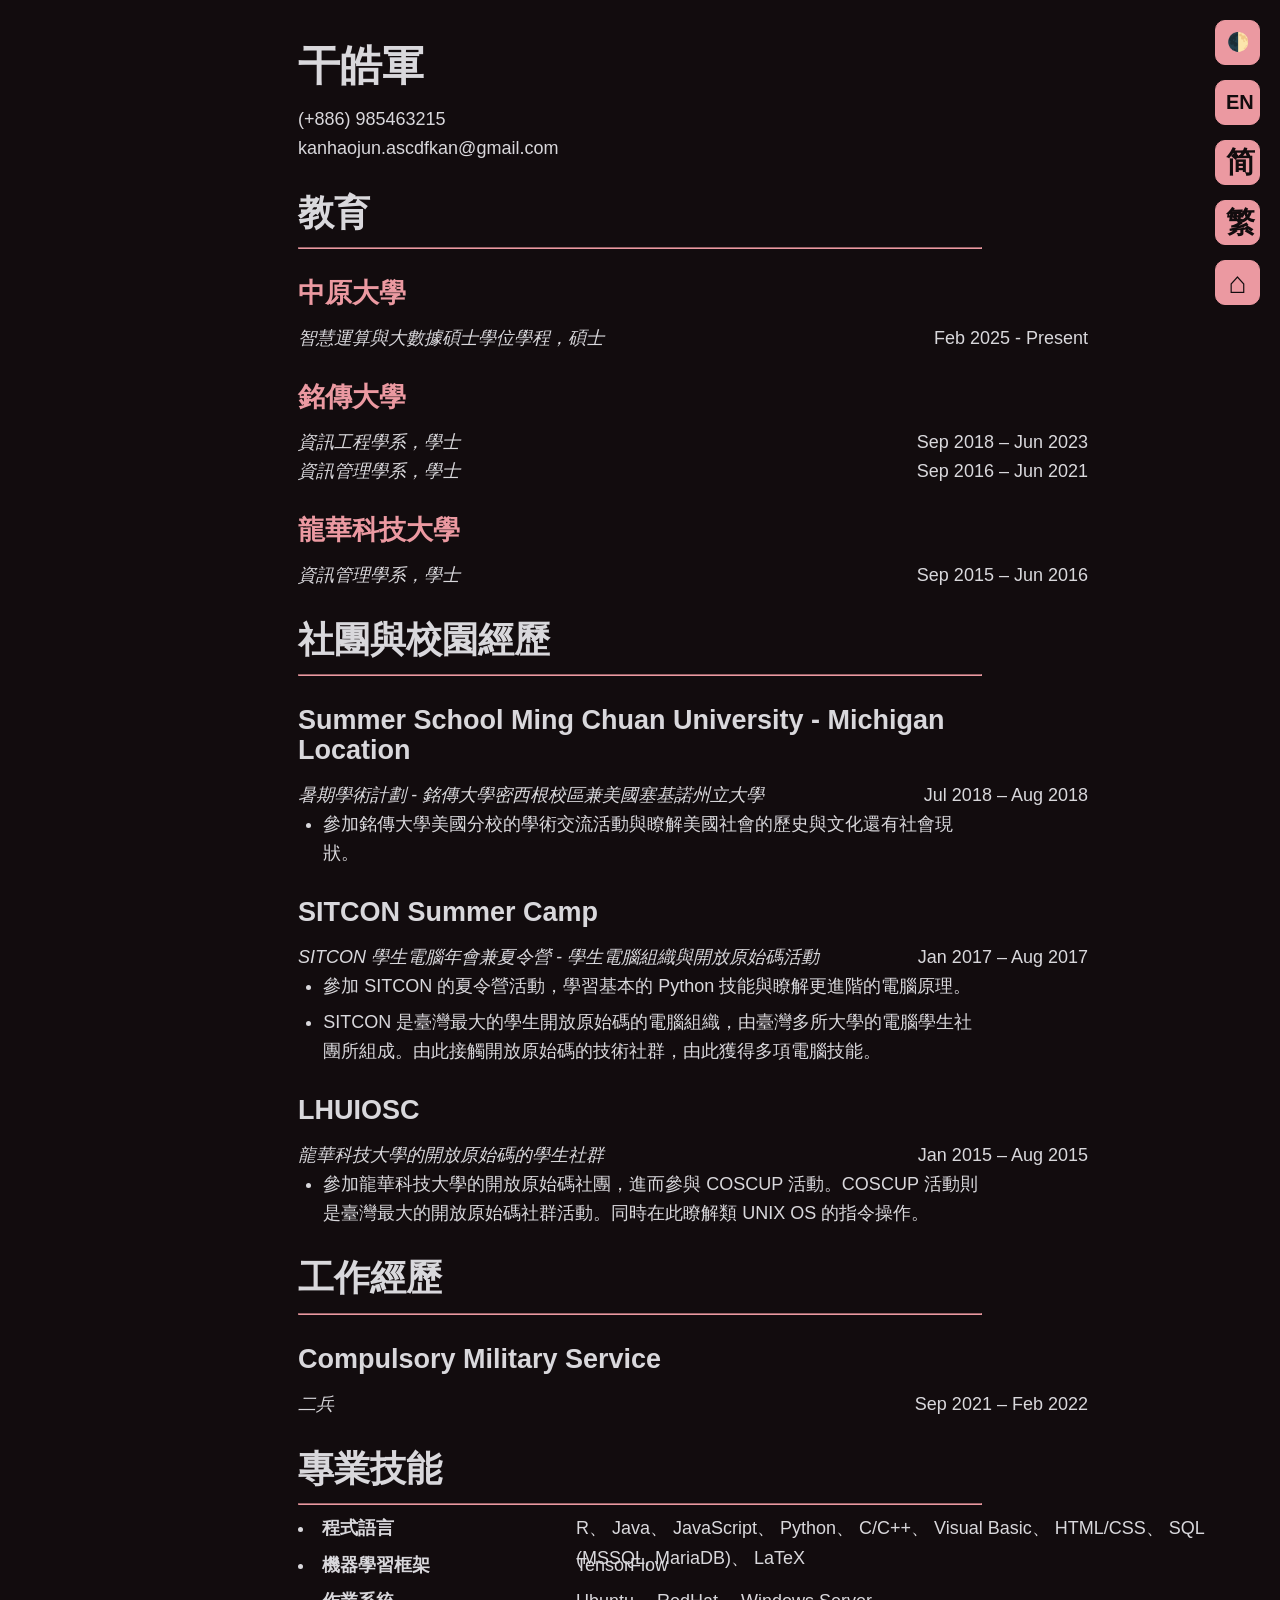
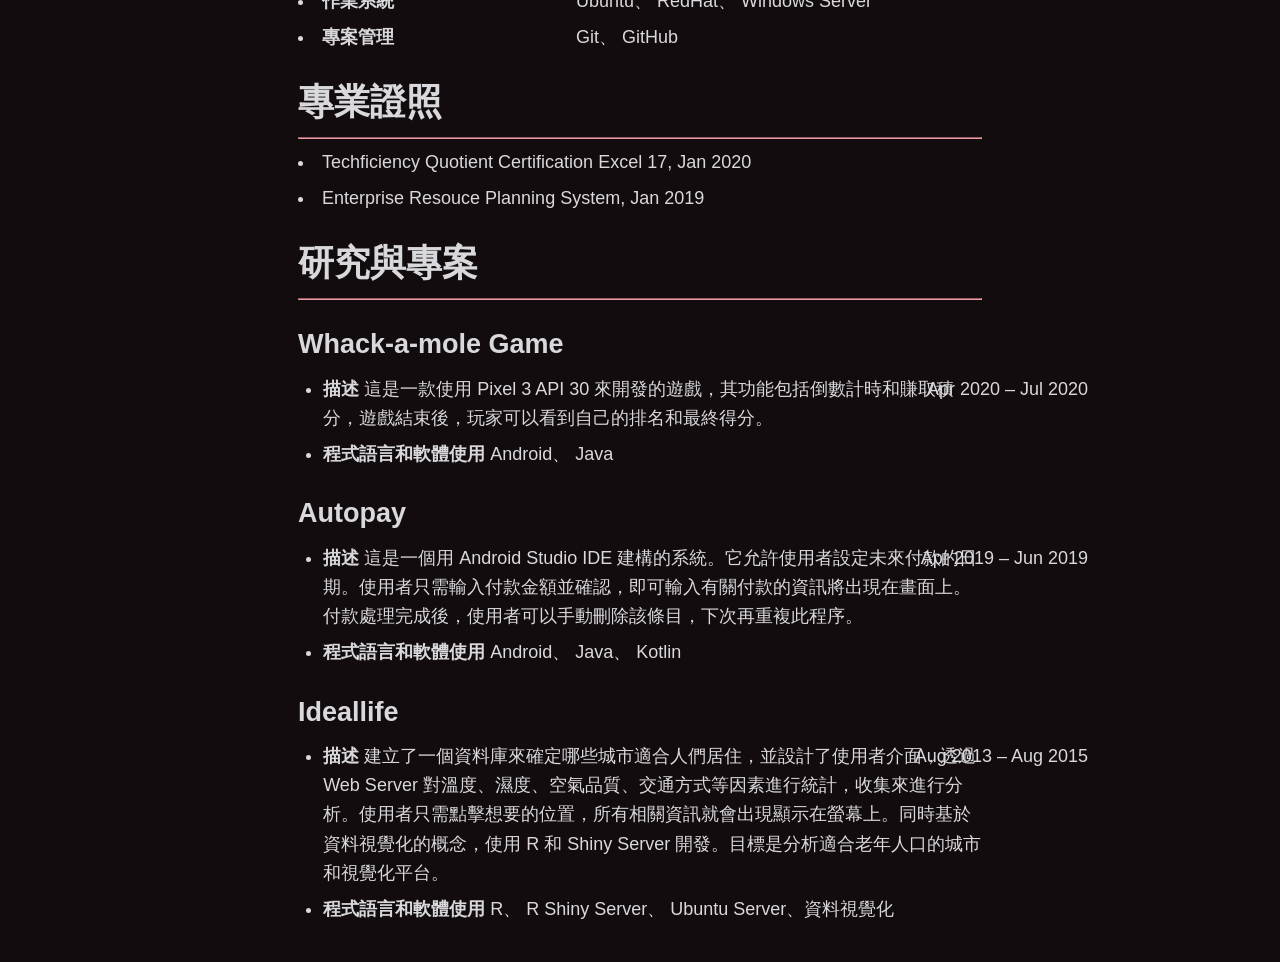
<file: zh_tw.html>
﻿<!DOCTYPE html>
	<head>
		<meta charset="utf-8">
		<meta http-equiv="X-UA-Compatible" content="IE=edge">
		<meta name="viewport" content="width=device-width, initial-scale=1">
		<meta name="description" content="Horst Kan - CV">
		<meta name="author" content="kan, hao-jun">
		<title>Jun</title>
		<link rel="icon" type="image/svg+xml" href="data:image/svg+xml,<svg xmlns=%22http://www.w3.org/2000/svg%22 width=%22256%22 height=%22256%22 viewBox=%220 0 100 100%22><rect width=%22100%22 height=%22100%22 rx=%2220%22 fill=%22%237d6ee7%22></rect><path d=%22M54.91 22.55L54.91 22.55Q55.36 22.37 56.30 22.15Q57.24 21.92 58.23 21.92L58.23 21.92Q62.20 21.92 62.20 25.25L62.20 25.25L62.20 63.77Q62.20 67.82 61.02 70.56Q59.86 73.31 57.83 74.98Q55.80 76.64 53.15 77.36Q50.49 78.08 47.61 78.08L47.61 78.08Q42.48 78.08 40.14 76.87Q37.80 75.65 37.80 73.67L37.80 73.67Q37.80 72.41 38.34 71.51Q38.88 70.61 39.34 70.16L39.34 70.16Q40.69 70.79 42.58 71.33Q44.47 71.87 46.53 71.87L46.53 71.87Q50.59 71.87 52.74 69.94Q54.91 68 54.91 63.41L54.91 63.41L54.91 22.55Z%22 fill=%22%23fff%22></path></svg>" />
		<link rel="stylesheet" href="css/normalize.css" />
		<link id="sakura-css" rel="stylesheet" href="css/sakura-vader.css">
		<!-- <link id="sakura-css" rel="stylesheet" href="css/sakura.css"> -->
		<link rel="stylesheet" href="css/cv-layout.css">
	</head>
	<body>
		<header>
			<h1>干皓軍</h1>
				<button id="switchThemeButton" class="huge-btn sun-dark-btn" onclick="switchSakuraTheme();" >🌓</button>
				<button class="huge-btn totop topbtn"><b class="topbtnsize">^</b></button>
				<button class="huge-btn lang-btn-en" onclick="document.location.href = 'en.html'"><b class="common-btn-size-en">EN</b></button>
				<button class="huge-btn lang-btn-tc" onclick="document.location.href = 'zh_tw.html'"><b class="common-btn-size-zh">繁</b></button>
				<button class="huge-btn lang-btn-sc" onclick="document.location.href = 'zh_cn.html'"><b class="common-btn-size-zh">简</b></button>
				<button class="huge-btn home-btn" onclick="document.location.href = 'index.html'" title="關於"><b class="topbtnsize">⌂</b></button>
			<p>
				(+886) 985463215<br />
				kanhaojun.ascdfkan@gmail.com<br />
			</p>
			
		</header>
		<main>
			<article>
				<header>
					<h2>教育</h2>
				</header>
				<div>
					<hr>
				</div>
				<p>
					<h4><a href="https://www.cycu.edu.tw/">中原大學</a></h4>
					<div class="div-width">
						<i>智慧運算與大數據碩士學位學程，碩士</i>
						<span class="t-r-15">Feb 2025 - Present</span>
					</div>

					<h4><a href="https://web2.mcu.edu.tw/">銘傳大學</a></h4>
					<div class="div-width">
						<i>資訊工程學系，學士</i>
						<span class="t-r-15">Sep 2018 – Jun 2023</span>
					</div>
					<div class="div-width">
						<i>資訊管理學系，學士</i>
						<span class="t-r-15">Sep 2016 – Jun 2021</span>
					</div>

					<h4><a href="https://english.lhu.edu.tw/">龍華科技大學</a></h4>
					<div class="div-width">
						<i>資訊管理學系，學士</i>
						<span class="t-r-15">Sep 2015 – Jun 2016</span>
					</div>

				</p>
			</article>
			<article>
				<header>
					<h2>社團與校園經歷</h2>
				</header>
				<div>
					<hr>
				</div>
				<p>
					<h4>Summer School Ming Chuan University - Michigan Location</h4>
					<div class="div-width">
						<i>暑期學術計劃 - 銘傳大學密西根校區兼美國塞基諾州立大學</i>
						<span class="t-r-15">Jul 2018 – Aug 2018</span>
					</div>
					<ul>
						<li>參加銘傳大學美國分校的學術交流活動與瞭解美國社會的歷史與文化還有社會現狀。</li>
					</ul>

					<h4>SITCON Summer Camp</h4>
					<div class="div-width">
						<i>SITCON 學生電腦年會兼夏令營 - 學生電腦組織與開放原始碼活動</i>
						<span class="t-r-15">Jan 2017 – Aug 2017</span>
					</div>
					<ul>
						<li>參加 SITCON 的夏令營活動，學習基本的 Python 技能與瞭解更進階的電腦原理。</li>
						<li>SITCON 是臺灣最大的學生開放原始碼的電腦組織，由臺灣多所大學的電腦學生社團所組成。由此接觸開放原始碼的技術社群，由此獲得多項電腦技能。</li>
					</ul>

					<h4>LHUIOSC</h4>
					<div class="div-width">
						<i>龍華科技大學的開放原始碼的學生社群</i>
						<span class="t-r-15">Jan 2015 – Aug 2015</span>
					</div>
					<ul>
						<li>參加龍華科技大學的開放原始碼社團，進而參與 COSCUP 活動。COSCUP 活動則是臺灣最大的開放原始碼社群活動。同時在此瞭解類 UNIX OS 的指令操作。</li>
					</ul>
				</p>
			</article>
			<article>
				<header>
					<h2>工作經歷</h2>
				</header>
				<div>
					<hr>
				</div>
				<p>
					<h4>Compulsory Military Service</h4>
					<div class="div-width">
						<i>二兵</i>
						<span class="t-r-15">Sep 2021 – Feb 2022</span>
					</div>
				</p>
			</article>
			<article>
				<header>
					<h2>專業技能</h2>
				</header>
				<div>
					<hr>
				</div>
				<ui>
					<li class="minli">
						<b>程式語言</b>
						<span class="t-l-15"> R、 Java、 JavaScript、 Python、 C/C++、 Visual Basic、 HTML/CSS、 SQL (MSSQL, MariaDB)、 LaTeX</span>
					</li>
					<li class="minli">
						<b>機器學習框架</b>
						<span class="t-l-15"> TensorFlow</span>
					</li>
					<li class="minli">
						<b>作業系統</b>
						<span class="t-l-15"> Ubuntu、 RedHat、 Windows Server</span>
					</li>
					<li class="minli">
						<b>專案管理</b>
						<span class="t-l-15"> Git、 GitHub</span>
					</li>
				</ui>
			</article>
			<article>
				<header>
					<h2>專業證照</h2>
				</header>
				<div>
					<hr>
				</div>
					<ui>
						<li>Techficiency Quotient Certification Excel 17, Jan 2020</li>
						<li>Enterprise Resouce Planning System, Jan 2019</li>
					</ui>
			</article>
			<article>
				<header>
					<h2>研究與專案</h2>
				</header>
				<div>
					<hr>
				</div>
				<p>
					<h4>Whack-a-mole Game</h4>
					<div class="div-width">
						<span class="t-r-15">Apr 2020 – Jul 2020</span>
					</div>
					<ul>
						<li><b>描述</b> 這是一款使用 Pixel 3 API 30 來開發的遊戲，其功能包括倒數計時和賺取積分，遊戲結束後，玩家可以看到自己的排名和最終得分。</li>
						<li><b>程式語言和軟體使用</b> Android、 Java</li>
					</ul>

					<h4>Autopay</h4>
					<div class="div-width">
						<span class="t-r-15">Apr 2019 – Jun 2019</span>
					</div>
					<ul>
						<li><b>描述</b> 這是一個用 Android Studio IDE 建構的系統。它允許使用者設定未來付款的日期。使用者只需輸入付款金額並確認，即可輸入有關付款的資訊將出現在畫面上。付款處理完成後，使用者可以手動刪除該條目，下次再重複此程序。</li>
						<li><b>程式語言和軟體使用</b> Android、 Java、 Kotlin</li>
					</ul>

					<h4>Ideallife</h4>
					<div class="div-width">
						<span class="t-r-15">Aug 2013 – Aug 2015</span>
					</div>
					<ul>
						<li><b>描述</b> 建立了一個資料庫來確定哪些城市適合人們居住，並設計了使用者介面，透過 Web Server 對溫度、濕度、空氣品質、交通方式等因素進行統計，收集來進行分析。使用者只需點擊想要的位置，所有相關資訊就會出現顯示在螢幕上。同時基於資料視覺化的概念，使用 R 和 Shiny Server 開發。目標是分析適合老年人口的城市和視覺化平台。</li>
						<li><b>程式語言和軟體使用</b> R、 R Shiny Server、 Ubuntu Server、資料視覺化</li>
					</ul>
				</p>
			</article>
		</main>
		<footer>
			
		</footer>
	</body>
	<script type="text/javascript" src="js/jquery.min.js"></script>
	<script type="text/javascript" src="js/main.js" charset="utf-8"></script>
</html>
</file>
<file: css/intro.css>
:root {
	--accent: #7d6ee7;
	--accent-hover: #6a5bd4;
	--accent-soft: rgba(125, 110, 231, 0.12);
	--bg: #f7f8fc;
	--bg-elevated: #ffffff;
	--text: #1a1a2e;
	--text-muted: #5c5c7a;
	--border: rgba(26, 26, 46, 0.08);
	--shadow: 0 4px 24px rgba(26, 26, 46, 0.06);
	--shadow-lg: 0 12px 48px rgba(26, 26, 46, 0.1);
	--nav-height: 64px;
	--radius: 16px;
	--radius-sm: 10px;
	--transition: 0.25s ease;
	--font: -apple-system, BlinkMacSystemFont, "Segoe UI", Roboto, "Helvetica Neue", Arial, "Noto Sans", "PingFang TC", "Microsoft JhengHei", sans-serif;
}

[data-theme="dark"] {
	--bg: #0f0e14;
	--bg-elevated: #1a1924;
	--text: #eaeaf0;
	--text-muted: #9898b0;
	--border: rgba(255, 255, 255, 0.08);
	--shadow: 0 4px 24px rgba(0, 0, 0, 0.3);
	--shadow-lg: 0 12px 48px rgba(0, 0, 0, 0.45);
	--accent-soft: rgba(125, 110, 231, 0.2);
}

*, *::before, *::after {
	box-sizing: border-box;
}

html {
	scroll-behavior: smooth;
	font-size: 16px;
}

body.intro-page {
	margin: 0;
	font-family: var(--font);
	background: var(--bg);
	color: var(--text);
	line-height: 1.65;
	overflow-x: hidden;
}

/* ── Navigation ── */
.intro-nav {
	position: fixed;
	top: 0;
	left: 0;
	right: 0;
	height: var(--nav-height);
	z-index: 100;
	background: color-mix(in srgb, var(--bg) 85%, transparent);
	backdrop-filter: blur(12px);
	-webkit-backdrop-filter: blur(12px);
	border-bottom: 1px solid var(--border);
	transition: box-shadow var(--transition);
}

.intro-nav.scrolled {
	box-shadow: var(--shadow);
}

.intro-nav__inner {
	max-width: 1120px;
	margin: 0 auto;
	padding: 0 1.5rem;
	height: 100%;
	display: flex;
	align-items: center;
	justify-content: space-between;
	gap: 1rem;
}

.intro-nav__brand {
	font-weight: 700;
	font-size: 1.1rem;
	color: var(--text);
	text-decoration: none;
	letter-spacing: -0.02em;
}

.intro-nav__brand span {
	color: var(--accent);
}

.intro-nav__links {
	display: flex;
	align-items: center;
	gap: 0.25rem;
	list-style: none;
	margin: 0;
	padding: 0;
}

.intro-nav__links a {
	color: var(--text-muted);
	text-decoration: none;
	font-size: 0.925rem;
	font-weight: 500;
	padding: 0.45rem 0.85rem;
	border-radius: var(--radius-sm);
	transition: color var(--transition), background var(--transition);
}

.intro-nav__links a:hover,
.intro-nav__links a.active {
	color: var(--accent);
	background: var(--accent-soft);
}

.intro-nav__actions {
	display: flex;
	align-items: center;
	gap: 0.5rem;
}

.lang-switch {
	display: flex;
	border: 1px solid var(--border);
	border-radius: var(--radius-sm);
	overflow: hidden;
}

.lang-switch button {
	background: transparent;
	border: none;
	color: var(--text-muted);
	font-size: 0.8rem;
	font-weight: 600;
	padding: 0.35rem 0.6rem;
	cursor: pointer;
	transition: background var(--transition), color var(--transition);
	font-family: var(--font);
}

.lang-switch button.active {
	background: var(--accent);
	color: #fff;
}

.lang-switch button:hover:not(.active) {
	background: var(--accent-soft);
	color: var(--accent);
}

.btn-icon {
	display: flex;
	align-items: center;
	justify-content: center;
	width: 38px;
	height: 38px;
	border: 1px solid var(--border);
	border-radius: var(--radius-sm);
	background: var(--bg-elevated);
	color: var(--text);
	cursor: pointer;
	font-size: 1.1rem;
	transition: background var(--transition), border-color var(--transition);
}

.btn-icon:hover {
	border-color: var(--accent);
	background: var(--accent-soft);
}

.intro-nav__toggle {
	display: none;
	flex-direction: column;
	justify-content: center;
	gap: 5px;
	width: 38px;
	height: 38px;
	background: transparent;
	border: 1px solid var(--border);
	border-radius: var(--radius-sm);
	cursor: pointer;
	padding: 8px;
}

.intro-nav__toggle span {
	display: block;
	height: 2px;
	background: var(--text);
	border-radius: 2px;
	transition: transform var(--transition), opacity var(--transition);
}

.intro-nav__toggle.open span:nth-child(1) {
	transform: translateY(7px) rotate(45deg);
}

.intro-nav__toggle.open span:nth-child(2) {
	opacity: 0;
}

.intro-nav__toggle.open span:nth-child(3) {
	transform: translateY(-7px) rotate(-45deg);
}

/* ── Hero ── */
.hero {
	padding: calc(var(--nav-height) + 4rem) 1.5rem 5rem;
	max-width: 1120px;
	margin: 0 auto;
	display: grid;
	grid-template-columns: 1fr 1fr;
	gap: 3rem;
	align-items: center;
	min-height: calc(100vh - var(--nav-height));
}

.hero__badge {
	display: inline-flex;
	align-items: center;
	gap: 0.5rem;
	background: var(--accent-soft);
	color: var(--accent);
	font-size: 0.85rem;
	font-weight: 600;
	padding: 0.4rem 0.9rem;
	border-radius: 999px;
	margin-bottom: 1.25rem;
}

.hero__badge::before {
	content: "";
	width: 8px;
	height: 8px;
	background: var(--accent);
	border-radius: 50%;
	animation: pulse 2s infinite;
}

@keyframes pulse {
	0%, 100% { opacity: 1; }
	50% { opacity: 0.4; }
}

.hero__title {
	font-size: clamp(2.2rem, 5vw, 3.5rem);
	font-weight: 800;
	line-height: 1.15;
	letter-spacing: -0.03em;
	margin: 0 0 1rem;
}

.hero__subtitle {
	font-size: clamp(1.05rem, 2.5vw, 1.25rem);
	color: var(--text-muted);
	margin: 0 0 2rem;
	max-width: 32ch;
}

.hero__cta {
	display: flex;
	flex-wrap: wrap;
	gap: 0.75rem;
}

.btn {
	display: inline-flex;
	align-items: center;
	gap: 0.5rem;
	padding: 0.75rem 1.5rem;
	border-radius: var(--radius-sm);
	font-size: 0.95rem;
	font-weight: 600;
	text-decoration: none;
	cursor: pointer;
	border: none;
	font-family: var(--font);
	transition: transform var(--transition), box-shadow var(--transition), background var(--transition);
}

.btn:active {
	transform: scale(0.97);
}

.btn--primary {
	background: var(--accent);
	color: #fff;
	box-shadow: 0 4px 16px rgba(125, 110, 231, 0.35);
}

.btn--primary:hover {
	background: var(--accent-hover);
	box-shadow: 0 6px 24px rgba(125, 110, 231, 0.45);
}

.btn--outline {
	background: transparent;
	color: var(--text);
	border: 1.5px solid var(--border);
}

.btn--outline:hover {
	border-color: var(--accent);
	color: var(--accent);
	background: var(--accent-soft);
}

.hero__visual {
	display: flex;
	justify-content: center;
	align-items: center;
}

.hero__avatar {
	width: clamp(220px, 40vw, 320px);
	height: clamp(220px, 40vw, 320px);
	border-radius: 50%;
	background: linear-gradient(135deg, var(--accent) 0%, #a78bfa 50%, #c4b5fd 100%);
	display: flex;
	align-items: center;
	justify-content: center;
	font-size: clamp(4rem, 10vw, 6rem);
	font-weight: 800;
	color: #fff;
	box-shadow: var(--shadow-lg);
	position: relative;
}

.hero__avatar::after {
	content: "";
	position: absolute;
	inset: -4px;
	border-radius: 50%;
	border: 2px solid var(--accent);
	opacity: 0.3;
	animation: ring 3s ease-in-out infinite;
}

@keyframes ring {
	0%, 100% { transform: scale(1); opacity: 0.3; }
	50% { transform: scale(1.05); opacity: 0.1; }
}

.hero__orbit {
	position: absolute;
	width: 100%;
	height: 100%;
	animation: orbit 20s linear infinite;
}

.hero__orbit-item {
	position: absolute;
	background: var(--bg-elevated);
	border: 1px solid var(--border);
	border-radius: var(--radius-sm);
	padding: 0.5rem 0.85rem;
	font-size: 0.8rem;
	font-weight: 600;
	color: var(--text-muted);
	box-shadow: var(--shadow);
	white-space: nowrap;
}

.hero__orbit-item:nth-child(1) { top: 5%; left: -10%; }
.hero__orbit-item:nth-child(2) { top: 20%; right: -15%; }
.hero__orbit-item:nth-child(3) { bottom: 15%; left: -5%; }
.hero__orbit-item:nth-child(4) { bottom: 5%; right: -10%; }

@keyframes orbit {
	from { transform: rotate(0deg); }
	to { transform: rotate(360deg); }
}

.hero__visual-wrap {
	position: relative;
}

/* ── Sections ── */
.section {
	padding: 5rem 1.5rem;
	max-width: 1120px;
	margin: 0 auto;
}

.section__label {
	font-size: 0.8rem;
	font-weight: 700;
	text-transform: uppercase;
	letter-spacing: 0.12em;
	color: var(--accent);
	margin-bottom: 0.5rem;
}

.section__title {
	font-size: clamp(1.6rem, 3vw, 2.2rem);
	font-weight: 800;
	letter-spacing: -0.02em;
	margin: 0 0 2.5rem;
}

/* ── About ── */
.about-grid {
	display: grid;
	grid-template-columns: 1fr 1fr;
	gap: 1.5rem;
}

.about-card {
	background: var(--bg-elevated);
	border: 1px solid var(--border);
	border-radius: var(--radius);
	padding: 1.75rem;
	box-shadow: var(--shadow);
	transition: transform var(--transition), box-shadow var(--transition);
}

.about-card:hover {
	transform: translateY(-3px);
	box-shadow: var(--shadow-lg);
}

.about-card__icon {
	width: 44px;
	height: 44px;
	background: var(--accent-soft);
	border-radius: var(--radius-sm);
	display: flex;
	align-items: center;
	justify-content: center;
	font-size: 1.3rem;
	margin-bottom: 1rem;
}

.about-card h3 {
	font-size: 1.05rem;
	font-weight: 700;
	margin: 0 0 0.6rem;
}

.about-card p {
	font-size: 0.925rem;
	color: var(--text-muted);
	margin: 0;
	line-height: 1.7;
}

/* ── Skills ── */
.skills-wrap {
	background: var(--bg-elevated);
	border: 1px solid var(--border);
	border-radius: var(--radius);
	padding: 2rem;
	box-shadow: var(--shadow);
}

.skills-group {
	margin-bottom: 1.5rem;
}

.skills-group:last-child {
	margin-bottom: 0;
}

.skills-group h3 {
	font-size: 0.85rem;
	font-weight: 700;
	color: var(--text-muted);
	text-transform: uppercase;
	letter-spacing: 0.06em;
	margin: 0 0 0.75rem;
}

.skill-tags {
	display: flex;
	flex-wrap: wrap;
	gap: 0.5rem;
}

.skill-tag {
	background: var(--accent-soft);
	color: var(--accent);
	font-size: 0.85rem;
	font-weight: 600;
	padding: 0.35rem 0.85rem;
	border-radius: 999px;
	transition: background var(--transition);
}

.skill-tag:hover {
	background: var(--accent);
	color: #fff;
}

/* ── Timeline ── */
.timeline {
	position: relative;
	padding-left: 2rem;
}

.timeline::before {
	content: "";
	position: absolute;
	left: 0;
	top: 0;
	bottom: 0;
	width: 2px;
	background: var(--border);
	border-radius: 2px;
}

.timeline__item {
	position: relative;
	padding-bottom: 2rem;
}

.timeline__item:last-child {
	padding-bottom: 0;
}

.timeline__item::before {
	content: "";
	position: absolute;
	left: calc(-2rem - 5px);
	top: 0.4rem;
	width: 12px;
	height: 12px;
	background: var(--accent);
	border-radius: 50%;
	border: 2px solid var(--bg);
}

.timeline__date {
	font-size: 0.8rem;
	font-weight: 600;
	color: var(--accent);
	margin-bottom: 0.25rem;
}

.timeline__title {
	font-size: 1rem;
	font-weight: 700;
	margin: 0 0 0.35rem;
}

.timeline__desc {
	font-size: 0.9rem;
	color: var(--text-muted);
	margin: 0;
}

/* ── Contact ── */
.contact-grid {
	display: grid;
	grid-template-columns: repeat(3, 1fr);
	gap: 1.25rem;
}

.contact-card {
	background: var(--bg-elevated);
	border: 1px solid var(--border);
	border-radius: var(--radius);
	padding: 1.5rem;
	text-align: center;
	text-decoration: none;
	color: var(--text);
	transition: transform var(--transition), box-shadow var(--transition), border-color var(--transition);
}

.contact-card:hover {
	transform: translateY(-3px);
	box-shadow: var(--shadow-lg);
	border-color: var(--accent);
}

.contact-card__icon {
	font-size: 1.75rem;
	margin-bottom: 0.75rem;
}

.contact-card h3 {
	font-size: 0.95rem;
	font-weight: 700;
	margin: 0 0 0.35rem;
}

.contact-card p {
	font-size: 0.85rem;
	color: var(--text-muted);
	margin: 0;
	word-break: break-all;
}

/* ── Resume Download ── */
.section__desc {
	max-width: 52ch;
	color: var(--text-muted);
	margin: -1.5rem 0 2rem;
	font-size: 0.95rem;
}

.resume-grid {
	display: grid;
	grid-template-columns: repeat(auto-fit, minmax(240px, 1fr));
	gap: 1.25rem;
	max-width: 720px;
}

.resume-card {
	display: flex;
	flex-direction: column;
	align-items: flex-start;
	background: var(--bg-elevated);
	border: 1px solid var(--border);
	border-radius: var(--radius);
	padding: 1.75rem;
	text-decoration: none;
	color: var(--text);
	box-shadow: var(--shadow);
	transition: transform var(--transition), box-shadow var(--transition), border-color var(--transition);
}

.resume-card:hover {
	transform: translateY(-3px);
	box-shadow: var(--shadow-lg);
	border-color: var(--accent);
}

.resume-card.is-active {
	border-color: var(--accent);
	background: linear-gradient(180deg, var(--accent-soft) 0%, var(--bg-elevated) 100%);
}

.resume-card__icon {
	font-size: 2rem;
	margin-bottom: 1rem;
	line-height: 1;
}

.resume-card h3 {
	font-size: 1.05rem;
	font-weight: 700;
	margin: 0 0 0.35rem;
}

.resume-card p {
	font-size: 0.85rem;
	color: var(--text-muted);
	margin: 0 0 1.25rem;
}

.resume-card__btn {
	display: inline-flex;
	align-items: center;
	gap: 0.4rem;
	margin-top: auto;
	padding: 0.55rem 1rem;
	border-radius: 999px;
	background: var(--accent-soft);
	color: var(--accent);
	font-size: 0.85rem;
	font-weight: 700;
	transition: background var(--transition), color var(--transition);
}

.resume-card__btn::after {
	content: "↓";
	font-size: 0.9rem;
}

.resume-card:hover .resume-card__btn {
	background: var(--accent);
	color: #fff;
}

/* ── Footer ── */
.intro-footer {
	text-align: center;
	padding: 2rem 1.5rem 3rem;
	color: var(--text-muted);
	font-size: 0.85rem;
	border-top: 1px solid var(--border);
}

.intro-footer a {
	color: var(--accent);
	text-decoration: none;
}

.intro-footer a:hover {
	text-decoration: underline;
}

/* ── Responsive ── */
@media (max-width: 900px) {
	.hero {
		grid-template-columns: 1fr;
		text-align: center;
		min-height: auto;
		padding-top: calc(var(--nav-height) + 3rem);
	}

	.hero__subtitle {
		margin-left: auto;
		margin-right: auto;
	}

	.hero__cta {
		justify-content: center;
	}

	.hero__visual {
		order: -1;
	}

	.hero__orbit-item {
		display: none;
	}

	.about-grid {
		grid-template-columns: 1fr;
	}

	.contact-grid {
		grid-template-columns: 1fr;
	}

	.resume-grid {
		grid-template-columns: 1fr;
	}
}

@media (max-width: 768px) {
	.intro-nav__toggle {
		display: flex;
	}

	.intro-nav__links {
		position: fixed;
		top: var(--nav-height);
		left: 0;
		right: 0;
		background: var(--bg-elevated);
		border-bottom: 1px solid var(--border);
		flex-direction: column;
		padding: 1rem;
		gap: 0.25rem;
		transform: translateY(-110%);
		opacity: 0;
		pointer-events: none;
		transition: transform var(--transition), opacity var(--transition);
		box-shadow: var(--shadow-lg);
	}

	.intro-nav__links.open {
		transform: translateY(0);
		opacity: 1;
		pointer-events: auto;
	}

	.intro-nav__links a {
		display: block;
		width: 100%;
		padding: 0.75rem 1rem;
	}
}

@media (max-width: 480px) {
	.hero__avatar {
		width: 180px;
		height: 180px;
		font-size: 3.5rem;
	}

	.lang-switch button {
		padding: 0.35rem 0.45rem;
		font-size: 0.75rem;
	}
}
</file>
<file: css/sakura-vader.css>
/* $color-text: #dedce5; */
/* Sakura.css v1.3.0
 * ================
 * Minimal css theme.
 * Project: https://github.com/oxalorg/sakura/
 */
/* Body */
html {
  font-size: 62.5%;
  font-family: -apple-system, BlinkMacSystemFont, "Segoe UI", Roboto, "Helvetica Neue", Arial, "Noto Sans", sans-serif; }

body {
  font-size: 1.8rem;
  line-height: 1.618;
  max-width: 38em;
  margin: auto;
  color: #d9d8dc;
  background-color: #120c0e;
  padding: 13px; }

@media (max-width: 684px) {
  body {
    font-size: 1.53rem; } }

@media (max-width: 382px) {
  body {
    font-size: 1.35rem; } }

h1, h2, h3, h4, h5, h6 {
  line-height: 1.1;
  font-family: -apple-system, BlinkMacSystemFont, "Segoe UI", Roboto, "Helvetica Neue", Arial, "Noto Sans", sans-serif;
  font-weight: 700;
  margin-top: 3rem;
  margin-bottom: 1.5rem;
  overflow-wrap: break-word;
  word-wrap: break-word;
  -ms-word-break: break-all;
  word-break: break-word;
  -ms-hyphens: auto;
  -moz-hyphens: auto;
  -webkit-hyphens: auto;
  hyphens: auto; }

h1 {
  font-size: 2.35em; }

h2 {
  font-size: 2.00em; }

h3 {
  font-size: 1.75em; }

h4 {
  font-size: 1.5em; }

h5 {
  font-size: 1.25em; }

h6 {
  font-size: 1em; }

p {
  margin-top: 0px;
  margin-bottom: 2.5rem; }

small, sub, sup {
  font-size: 75%; }

hr {
  border-color: #eb99a1; }

a {
  text-decoration: none;
  color: #eb99a1; }
  a:hover {
    color: #DA4453;
    border-bottom: 2px solid #d9d8dc; }

ul {
  padding-left: 1.4em;
  margin-top: 0px;
  margin-bottom: 2.5rem; }

li {
  margin-bottom: 0.4em; }

blockquote {
  font-style: italic;
  margin-left: 1.5em;
  padding-left: 1em;
  border-left: 3px solid #eb99a1; }

img {
  height: auto;
  max-width: 100%;
  margin-top: 0px;
  margin-bottom: 2.5rem; }

/* Pre and Code */
pre {
  background-color: #40363a;
  display: block;
  padding: 1em;
  overflow-x: auto;
  margin-top: 0px;
  margin-bottom: 2.5rem; }

code {
  font-size: 0.9em;
  padding: 0 0.5em;
  background-color: #40363a;
  white-space: pre-wrap; }

pre > code {
  padding: 0;
  background-color: transparent;
  white-space: pre; }

/* Tables */
table {
  text-align: justify;
  width: 100%;
  border-collapse: collapse; }

td, th {
  padding: 0.5em;
  border-bottom: 1px solid #40363a; }

/* Buttons, forms and input */
input, textarea {
  border: 1px solid #d9d8dc; }
  input:focus, textarea:focus {
    border: 1px solid #eb99a1; }

textarea {
  width: 100%; }

.button, button, input[type="submit"], input[type="reset"], input[type="button"] {
  display: inline-block;
  padding: 5px 10px;
  text-align: center;
  text-decoration: none;
  white-space: nowrap;
  background-color: #eb99a1;
  color: #120c0e;
  border-radius: 1px;
  border: 1px solid #eb99a1;
  cursor: pointer;
  box-sizing: border-box; }
  .button[disabled], button[disabled], input[type="submit"][disabled], input[type="reset"][disabled], input[type="button"][disabled] {
    cursor: default;
    opacity: .5; }
  .button:focus, .button:hover, button:focus, button:hover, input[type="submit"]:focus, input[type="submit"]:hover, input[type="reset"]:focus, input[type="reset"]:hover, input[type="button"]:focus, input[type="button"]:hover {
    background-color: #DA4453;
    border-color: #DA4453;
    color: #120c0e;
    outline: 0; }

textarea, select, input[type] {
  color: #d9d8dc;
  padding: 6px 10px;
  /* The 6px vertically centers text on FF, ignored by Webkit */
  margin-bottom: 10px;
  background-color: #40363a;
  border: 1px solid #40363a;
  border-radius: 4px;
  box-shadow: none;
  box-sizing: border-box; }
  textarea:focus, select:focus, input[type]:focus {
    border: 1px solid #eb99a1;
    outline: 0; }

input[type="checkbox"]:focus {
  outline: 1px dotted #eb99a1; }

label, legend, fieldset {
  display: block;
  margin-bottom: .5rem;
  font-weight: 600; }
</file>
<file: css/sakura.css>
/* Sakura.css v1.3.0
 * ================
 * Minimal css theme.
 * Project: https://github.com/oxalorg/sakura/
 */
/* Body */
html {
  font-size: 62.5%;
  font-family: -apple-system, BlinkMacSystemFont, "Segoe UI", Roboto, "Helvetica Neue", Arial, "Noto Sans", sans-serif; }

body {
  font-size: 1.8rem;
  line-height: 1.618;
  max-width: 38em;
  margin: auto;
  color: #4a4a4a;
  background-color: #f9f9f9;
  padding: 13px; }

@media (max-width: 684px) {
  body {
    font-size: 1.53rem; } }

@media (max-width: 382px) {
  body {
    font-size: 1.35rem; } }

h1, h2, h3, h4, h5, h6 {
  line-height: 1.1;
  font-family: -apple-system, BlinkMacSystemFont, "Segoe UI", Roboto, "Helvetica Neue", Arial, "Noto Sans", sans-serif;
  font-weight: 700;
  margin-top: 3rem;
  margin-bottom: 1.5rem;
  overflow-wrap: break-word;
  word-wrap: break-word;
  -ms-word-break: break-all;
  word-break: break-word;
  -ms-hyphens: auto;
  -moz-hyphens: auto;
  -webkit-hyphens: auto;
  hyphens: auto; }

h1 {
  font-size: 2.35em; }

h2 {
  font-size: 2.00em; }

h3 {
  font-size: 1.75em; }

h4 {
  font-size: 1.5em; }

h5 {
  font-size: 1.25em; }

h6 {
  font-size: 1em; }

p {
  margin-top: 0px;
  margin-bottom: 2.5rem; }

small, sub, sup {
  font-size: 75%; }

hr {
  border-color: #2c8898; }

a {
  text-decoration: none;
  color: #2c8898; }
  a:hover {
    color: #982c61;
    border-bottom: 2px solid #4a4a4a; }

ul {
  padding-left: 1.4em;
  margin-top: 0px;
  margin-bottom: 2.5rem; }

li {
  margin-bottom: 0.4em; }

blockquote {
  font-style: italic;
  margin-left: 1.5em;
  padding-left: 1em;
  border-left: 3px solid #2c8898; }

img {
  height: auto;
  max-width: 100%;
  margin-top: 0px;
  margin-bottom: 2.5rem; }

/* Pre and Code */
pre {
  background-color: #f1f1f1;
  display: block;
  padding: 1em;
  overflow-x: auto;
  margin-top: 0px;
  margin-bottom: 2.5rem; }

code {
  font-size: 0.9em;
  padding: 0 0.5em;
  background-color: #f1f1f1;
  white-space: pre-wrap; }

pre > code {
  padding: 0;
  background-color: transparent;
  white-space: pre; }

/* Tables */
table {
  text-align: justify;
  width: 100%;
  border-collapse: collapse; }

td, th {
  padding: 0.5em;
  border-bottom: 1px solid #f1f1f1; }

/* Buttons, forms and input */
input, textarea {
  border: 1px solid #4a4a4a; }
  input:focus, textarea:focus {
    border: 1px solid #2c8898; }

textarea {
  width: 100%; }

.button, button, input[type="submit"], input[type="reset"], input[type="button"] {
  display: inline-block;
  padding: 5px 10px;
  text-align: center;
  text-decoration: none;
  white-space: nowrap;
  background-color: #2c8898;
  color: #f9f9f9;
  border-radius: 1px;
  border: 1px solid #2c8898;
  cursor: pointer;
  box-sizing: border-box; }
  .button[disabled], button[disabled], input[type="submit"][disabled], input[type="reset"][disabled], input[type="button"][disabled] {
    cursor: default;
    opacity: .5; }
  .button:focus, .button:hover, button:focus, button:hover, input[type="submit"]:focus, input[type="submit"]:hover, input[type="reset"]:focus, input[type="reset"]:hover, input[type="button"]:focus, input[type="button"]:hover {
    background-color: #982c61;
    border-color: #982c61;
    color: #f9f9f9;
    outline: 0; }

textarea, select, input[type] {
  color: #4a4a4a;
  padding: 6px 10px;
  /* The 6px vertically centers text on FF, ignored by Webkit */
  margin-bottom: 10px;
  background-color: #f1f1f1;
  border: 1px solid #f1f1f1;
  border-radius: 4px;
  box-shadow: none;
  box-sizing: border-box; }
  textarea:focus, select:focus, input[type]:focus {
    border: 1px solid #2c8898;
    outline: 0; }

input[type="checkbox"]:focus {
  outline: 1px dotted #2c8898; }

label, legend, fieldset {
  display: block;
  margin-bottom: .5rem;
  font-weight: 600; }
</file>
<file: css/cv-layout.css>
.div-width {
	width: 100%;
}
.t-r-10 {
	position: absolute;
	right: 10%;
}
.t-r-15 {
	position: absolute;
	right: 15%;
}
.icon {
	width: 25px;
	height: 25px;
}
.huge-btn {
	width: 45px;
	height: 45px;
	position: fixed;
	border-radius: 10px;
}
.sun-dark-btn {
	right: 20px;
	top: 20px;
}
.topbtn {
	right: 20px;
	bottom: 20px;
	display: none;
}
.t-l-15 {
	position: absolute;
	left: 45%;
}
.topbtnsize {
	font-size: 30px;
}
.common-btn-size-zh {
	font-size: 29px;
}
.common-btn-size-en {
	font-size: 20px;
}
.lang-btn-sc {
	right: 20px;
	top: 140px;
}
.lang-btn-tc {
	right: 20px;
	top: 200px;
}
.lang-btn-en {
	right: 20px;
	top: 80px;
}
.home-btn {
	right: 20px;
	top: 260px;
	font-size: 22px;
}

/*li {
    margin-bottom: 2.8em;
}*/

@media (max-width: 500px) {
	li {
		margin-bottom: 2em;
	}
	li.minli {
		margin-bottom: 2.8em;
	}
}

@media (max-width: 768px) {
	li.minli {
		margin-bottom: 2.8em;
	}
}
</file>
